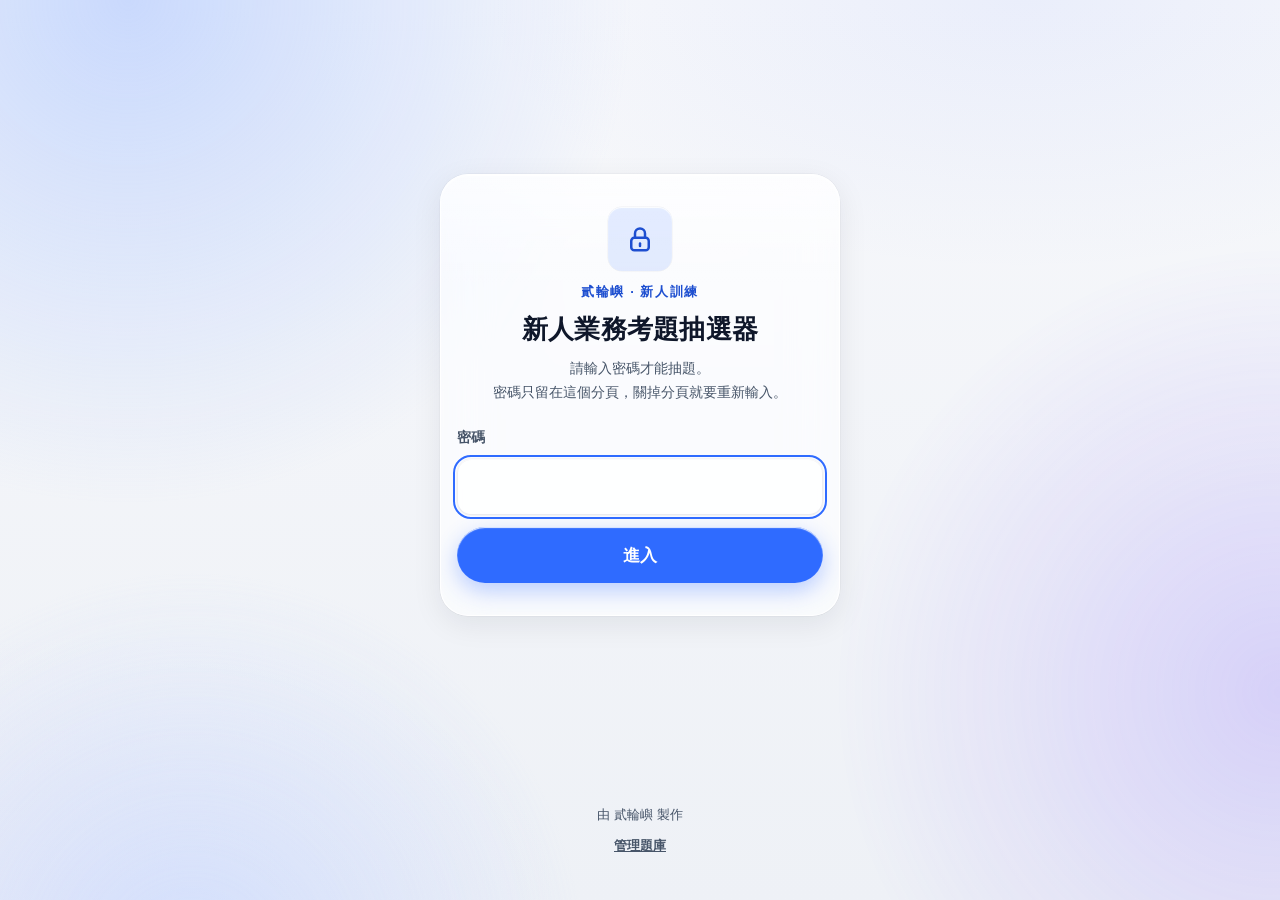
<file: index.html>
<!DOCTYPE html>
<html lang="zh-Hant">
<head>
<meta charset="UTF-8">
<meta name="viewport" content="width=device-width, initial-scale=1">
<title>新人業務考題抽選器</title>
<link rel="stylesheet" href="tokens.css">
<style>
  /* 只使用 tokens.css 的變數，不自訂新色 */
  svg{width:22px;height:22px;flex:none;fill:none;stroke:currentColor;stroke-width:2;stroke-linecap:round;stroke-linejoin:round}

  /* ===== 背景 mesh 光暈（用公版色階，緩慢漂移） ===== */
  .mesh{position:fixed;inset:0;overflow:hidden;pointer-events:none;z-index:0}
  .orb{position:absolute;border-radius:50%;opacity:.5;will-change:transform}
  .orb.o1{width:90vmax;height:90vmax;left:-35vmax;top:-45vmax;background:radial-gradient(circle,var(--seq-2) 0%,transparent 62%);animation:drift 14s var(--ease) infinite alternate}
  .orb.o2{width:80vmax;height:80vmax;right:-40vmax;top:20vh;background:radial-gradient(circle,var(--cat-2) 0%,transparent 62%);opacity:.22;animation:drift 18s var(--ease) infinite alternate-reverse}
  .orb.o3{width:70vmax;height:70vmax;left:-20vmax;bottom:-40vmax;background:radial-gradient(circle,var(--seq-1) 0%,transparent 62%);opacity:.7;animation:drift 16s var(--ease) infinite alternate}
  @keyframes drift{from{transform:translate3d(0,0,0)}to{transform:translate3d(6vmax,4vmax,0)}}

  .page{position:relative;z-index:1;max-width:620px;margin:0 auto;padding:var(--sp-6) var(--sp-4) var(--sp-8);min-height:100vh;display:flex;flex-direction:column;gap:var(--sp-4)}
  [hidden]{display:none!important}

  /* ===== 通用按鈕 ===== */
  .btn{font-family:var(--font);font-weight:600;border:none;cursor:pointer;display:inline-flex;align-items:center;justify-content:center;gap:var(--sp-2);
    border-radius:var(--r-pill);min-height:48px;transition:transform var(--dur-micro) var(--ease),box-shadow var(--dur-micro) var(--ease),background var(--dur-micro) var(--ease)}
  .btn:active:not([disabled]){transform:scale(.97)}
  .btn:focus-visible,.chip:focus-visible,.link-btn:focus-visible,input:focus-visible{outline:2px solid var(--accent);outline-offset:2px}
  .btn-primary{width:100%;min-height:60px;font-size:19px;padding:var(--sp-3) var(--sp-8);color:#fff;background:var(--accent);box-shadow:0 8px 22px rgba(47,107,255,.32),var(--specular)}
  .btn-primary[disabled]{background:var(--track);color:var(--ink-2);box-shadow:none;cursor:not-allowed}
  .btn-glass{background:var(--glass-bg-strong);color:var(--ink);box-shadow:var(--specular),var(--hairline);font-size:15px;padding:var(--sp-2) var(--sp-4)}
  @media (hover:hover){
    .btn-primary:hover:not([disabled]){background:var(--accent-deep)}
    .btn-glass:hover{box-shadow:var(--specular),var(--hairline),var(--shadow)}
  }
  #drawIcon{display:inline-flex}
  #drawIcon:empty{display:none}
  .spin{width:20px;height:20px;border-radius:50%;border:2.5px solid currentColor;border-right-color:transparent;animation:spin .8s linear infinite}
  @keyframes spin{to{transform:rotate(360deg)}}

  /* ===== 登入 ===== */
  #loginView{flex:1;display:flex;align-items:center;justify-content:center;padding:var(--sp-8) 0}
  .login-card{width:100%;max-width:400px;padding:var(--sp-8) var(--sp-4);display:flex;flex-direction:column;align-items:center;text-align:center;gap:var(--sp-3);animation:rise var(--dur-in) var(--ease) both}
  .lock{width:64px;height:64px;border-radius:var(--r-ctrl);display:flex;align-items:center;justify-content:center;color:var(--accent-deep);background:var(--accent-soft);box-shadow:var(--specular),var(--hairline)}
  .lock svg{width:30px;height:30px}
  .eyebrow{font-size:13px;font-weight:600;letter-spacing:.12em;color:var(--accent-deep)}
  .login-card h1{font-size:26px;line-height:1.25;font-weight:700;letter-spacing:.01em}
  .hint{color:var(--ink-2);font-size:14px;line-height:1.7}
  .hint span{display:block;text-wrap:balance}
  #loginForm{width:100%;display:flex;flex-direction:column;gap:var(--sp-3);margin-top:var(--sp-3);text-align:left}
  #loginForm label{font-size:14px;font-weight:600;color:var(--ink-2)}
  #pwInput{font-family:var(--font);font-size:18px;color:var(--ink);width:100%;min-height:56px;padding:var(--sp-3) var(--sp-4);background:var(--glass-bg-strong);border:none;border-radius:var(--r-ctrl);box-shadow:var(--specular),var(--hairline),inset 0 0 0 1px var(--ink-line)}
  #pwInput.bad{box-shadow:var(--specular),inset 0 0 0 1.5px var(--danger);animation:shake .4s var(--ease)}
  #loginBtn{min-height:56px;font-size:17px}
  @keyframes shake{20%{transform:translateX(-6px)}40%{transform:translateX(5px)}60%{transform:translateX(-3px)}80%{transform:translateX(2px)}}
  .msg-bar{display:flex;align-items:center;gap:var(--sp-2);padding:var(--sp-2) var(--sp-3);border-radius:var(--r-sm);background:var(--danger-soft);color:var(--ink);font-size:14px;font-weight:600;line-height:1.5}
  .msg-bar svg{width:18px;height:18px;color:var(--danger)}

  /* ===== 抽題頁頁首 ===== */
  .app-head{display:flex;flex-direction:column;gap:var(--sp-1);padding:var(--sp-4) var(--sp-1) var(--sp-1);animation:rise var(--dur-in) var(--ease) both}
  .app-head h1{font-size:30px;line-height:1.2;font-weight:700;letter-spacing:.01em}
  #appView{display:flex;flex-direction:column;gap:var(--sp-4)}

  .card{padding:var(--sp-4);display:flex;flex-direction:column;gap:var(--sp-2)}
  .picker-head{display:flex;align-items:center;justify-content:space-between;gap:var(--sp-3);padding:0 var(--sp-1)}
  .picker-head .ttl{font-size:16px;font-weight:700}
  .link-btn{font-family:var(--font);font-size:14px;font-weight:600;color:var(--accent-deep);background:none;border:none;cursor:pointer;padding:var(--sp-2) var(--sp-3);border-radius:var(--r-pill);min-height:44px;min-width:44px}
  @media (hover:hover){.link-btn:hover:not([disabled]){background:var(--accent-soft)}}
  .link-btn[disabled]{color:var(--ink-2);opacity:.5;cursor:not-allowed}

  /* ===== 分類按鈕 ===== */
  .chips{display:grid;grid-template-columns:repeat(2,1fr);gap:var(--sp-3)}
  .chips .chip:last-child:nth-child(odd){grid-column:1/-1}
  @media (min-width:560px){.chips{grid-template-columns:repeat(3,1fr)}.chips .chip:last-child:nth-child(odd){grid-column:auto}}
  /* 兩欄時落單的最後一顆：改成橫向排列，避免右邊一大塊空白 */
  @media (max-width:559px){
    .chips .chip:last-child:nth-child(odd){display:grid;grid-template-columns:36px 1fr 24px;grid-template-areas:"ico name tick" "ico num tick" "bar bar bar";column-gap:var(--sp-3);align-items:center;min-height:0}
    .chips .chip:last-child:nth-child(odd) .chip-top{display:contents}
    .chips .chip:last-child:nth-child(odd) .ico{grid-area:ico}
    .chips .chip:last-child:nth-child(odd) .tick{grid-area:tick}
    .chips .chip:last-child:nth-child(odd) .cname{grid-area:name}
    .chips .chip:last-child:nth-child(odd) .cnum{grid-area:num}
    .chips .chip:last-child:nth-child(odd) .bar{grid-area:bar;margin-top:var(--sp-2)}
  }
  .chip{font-family:var(--font);text-align:left;cursor:pointer;position:relative;display:flex;flex-direction:column;gap:var(--sp-1);min-height:112px;padding:var(--sp-3) var(--sp-4);
    color:var(--ink);background:var(--glass-bg-strong);border:none;border-radius:var(--r-ctrl);box-shadow:var(--specular),var(--hairline);
    transition:transform var(--dur-micro) var(--ease),box-shadow var(--dur-micro) var(--ease),background var(--dur-micro) var(--ease)}
  .chip:active{transform:scale(.97)}
  @media (hover:hover){.chip:hover{box-shadow:var(--specular),var(--hairline),var(--shadow)}}
  .chip-top{display:flex;align-items:center;justify-content:space-between;margin-bottom:var(--sp-1)}
  .ico{width:36px;height:36px;border-radius:var(--r-sm);display:flex;align-items:center;justify-content:center;color:var(--ink-2);background:var(--skeleton-base);transition:background var(--dur-micro) var(--ease),color var(--dur-micro) var(--ease)}
  .ico svg{width:20px;height:20px}
  .tick{width:24px;height:24px;border-radius:50%;display:flex;align-items:center;justify-content:center;color:#fff;background:var(--accent);transform:scale(0);opacity:0;transition:transform var(--dur-micro) var(--ease),opacity var(--dur-micro) var(--ease)}
  .tick svg{width:14px;height:14px;stroke-width:3}
  .cname{font-size:17px;font-weight:700}
  .cnum{font-size:13px;color:var(--ink-2);font-family:var(--mono)}
  .bar{height:5px;border-radius:var(--r-pill);background:var(--track);overflow:hidden;margin-top:var(--sp-1)}
  .bar i{display:block;height:100%;border-radius:inherit;background:var(--accent);transition:width var(--dur-in) var(--ease)}
  .chip[aria-pressed="true"]{background:var(--accent-soft);box-shadow:inset 0 0 0 2px var(--accent),var(--specular)}
  .chip[aria-pressed="true"] .ico{background:var(--accent);color:#fff}
  .chip[aria-pressed="true"] .tick{transform:scale(1);opacity:1}
  .chip[aria-pressed="true"] .cname{color:var(--accent-deep)}
  .chip[aria-pressed="true"] .cnum{color:var(--ink)}
  .chip.pop{animation:pop .4s var(--ease)}
  @keyframes pop{0%{transform:scale(.94)}55%{transform:scale(1.035)}100%{transform:scale(1)}}

  /* 載入骨架 */
  .skel{min-height:112px;border-radius:var(--r-ctrl);background:linear-gradient(90deg,var(--skeleton-base),var(--skeleton-sheen),var(--skeleton-base));background-size:200% 100%;animation:sheen 1.4s linear infinite}
  .chips .skel:last-child:nth-child(odd){grid-column:1/-1}
  @media (min-width:560px){.chips .skel:last-child:nth-child(odd){grid-column:auto}}
  @keyframes sheen{from{background-position:200% 0}to{background-position:-200% 0}}

  /* 錯誤與重試 */
  .error{display:flex;flex-direction:column;align-items:center;gap:var(--sp-3);text-align:center;color:var(--ink);background:var(--danger-soft);border-radius:var(--r-ctrl);padding:var(--sp-6) var(--sp-4);font-size:15px;line-height:1.7;box-shadow:inset 0 0 0 1px var(--danger-soft)}
  .error .eico{width:44px;height:44px;border-radius:50%;display:flex;align-items:center;justify-content:center;color:var(--danger);background:var(--glass-bg-strong);box-shadow:var(--specular),var(--hairline)}
  .error .etitle{font-size:17px;font-weight:700}
  .empty{color:var(--ink-2);font-size:16px;line-height:1.7;text-align:center;grid-column:1/-1}

  /* ===== 抽題區 ===== */
  .draw-zone{display:flex;flex-direction:column;gap:var(--sp-2);align-items:stretch}
  .sel-count{text-align:center;font-size:15px;color:var(--ink-2);min-height:22px}
  .sel-count b{font-family:var(--mono);font-size:17px;color:var(--accent-deep);font-weight:700;padding:0 2px}

  /* ===== 題組卡 ===== */
  .results{display:flex;flex-direction:column;gap:var(--sp-4)}
  .q-card{padding:var(--sp-4);display:flex;flex-direction:column;gap:var(--sp-4);animation:rise var(--dur-in) var(--ease) both}
  @keyframes rise{from{opacity:0;transform:translateY(18px)}to{opacity:1;transform:none}}
  .notice{display:flex;align-items:center;justify-content:center;gap:var(--sp-2);background:var(--warning-soft);color:var(--ink);font-weight:600;font-size:14px;padding:var(--sp-2) var(--sp-3);border-radius:var(--r-sm)}
  .notice svg{width:18px;height:18px;color:var(--warning)}
  .tag{background:var(--accent-soft);color:var(--accent-deep);font-weight:700;font-size:13px;letter-spacing:.04em;padding:var(--sp-1) var(--sp-3);border-radius:var(--r-pill)}

  /* 卡片標題區：代號徽章＋題組名稱＋分類標籤 */
  .q-head{display:flex;align-items:center;gap:var(--sp-4)}
  .code-badge{width:64px;height:64px;flex:none;border-radius:var(--r-ctrl);display:flex;align-items:center;justify-content:center;font-size:32px;font-weight:800;line-height:1;color:var(--accent-deep);background:var(--accent-soft);box-shadow:var(--specular),var(--hairline),inset 0 0 0 1px var(--accent-soft)}
  .q-title{flex:1;min-width:0;display:flex;flex-direction:column;align-items:flex-start;gap:var(--sp-2)}
  .q-title h2{font-size:22px;line-height:1.3;font-weight:700;word-break:break-word}

  /* 步驟區（手機：每步驟一塊直式卡片） */
  .steps{display:flex;flex-direction:column;gap:var(--sp-3)}
  .steps-head{display:none}
  .step{display:grid;grid-template-columns:32px minmax(0,1fr);column-gap:var(--sp-3);align-items:start;padding:var(--sp-3);background:var(--glass-bg-strong);border-radius:var(--r-ctrl);box-shadow:var(--specular),var(--hairline)}
  .num{width:32px;height:32px;border-radius:50%;display:flex;align-items:center;justify-content:center;font-family:var(--mono);font-size:15px;font-weight:700;color:var(--accent-deep);background:var(--accent-soft)}
  .cell-body{display:flex;flex-direction:column;gap:var(--sp-2);min-width:0}
  .act{font-size:17px;line-height:1.65;font-weight:500;word-break:break-word;white-space:pre-wrap;padding-top:2px}
  .pt{display:flex;align-items:flex-start;gap:var(--sp-2);font-size:15px;line-height:1.6;color:var(--ink-2);word-break:break-word}
  .pt-label{flex:none;font-size:12px;font-weight:700;letter-spacing:.04em;color:var(--accent-deep);background:var(--accent-soft);padding:2px var(--sp-2);border-radius:var(--r-pill);margin-top:2px}
  .step .cell-act,.step .cell-pt{display:contents}
  .step .cell-num{grid-row:1/3}
  .step .cell-body{grid-column:2}

  .copy-row{display:flex;justify-content:flex-end}
  .copy-row .btn{min-height:44px}
  .btn-done{background:var(--success-soft);color:var(--ink)}
  .btn-done svg{color:var(--success)}

  /* 寬螢幕：三欄表格「步驟｜考官操作｜考點」 */
  @media (min-width:640px){
    .steps{gap:0;border-radius:var(--r-ctrl);background:var(--glass-bg-strong);box-shadow:var(--specular),var(--hairline);overflow:hidden}
    .steps-head,.step{display:grid;grid-template-columns:64px minmax(0,1.3fr) minmax(0,1fr);column-gap:var(--sp-3);align-items:start;padding:var(--sp-3) var(--sp-4)}
    .steps-head{background:var(--skeleton-base);font-size:13px;font-weight:700;color:var(--ink-2);letter-spacing:.08em;align-items:center}
    .steps-head .h-num{text-align:center}
    .step{background:none;box-shadow:none;border-radius:0;border-top:1px solid var(--ink-line)}
    .step .cell-body{display:contents}
    .step .cell-num{grid-row:auto;display:flex;justify-content:center}
    .step .act{grid-column:2;padding-top:4px}
    .step .pt{grid-column:3;color:var(--ink-2);padding-top:4px}
    .pt-label{display:none}
    .q-title h2{font-size:26px}
  }

  footer{margin-top:auto;text-align:center;color:var(--ink-2);font-size:13px;padding-top:var(--sp-6)}
  footer .link-btn{color:var(--ink-2);font-size:13px;text-decoration:underline;display:inline-flex;align-items:center}
  @media (max-width:400px){.app-head h1{font-size:26px}.act{font-size:16px}.q-title h2{font-size:20px}.code-badge{width:56px;height:56px;font-size:28px}}
  @media (prefers-reduced-motion:reduce){.orb{animation:none}}
</style>
</head>
<body>
<div class="mesh" aria-hidden="true"><div class="orb o1"></div><div class="orb o2"></div><div class="orb o3"></div></div>

<main class="page">

  <!-- 登入關卡：登入成功前，下面的抽題畫面（appView）一律隱藏 -->
  <section id="loginView" hidden>
    <div class="login-card glass">
      <div class="lock"><svg viewBox="0 0 24 24" aria-hidden="true"><rect x="5" y="11" width="14" height="10" rx="2.5"/><path d="M8 11V7.5a4 4 0 0 1 8 0V11"/><path d="M12 15.5v2"/></svg></div>
      <div class="eyebrow">貳輪嶼 · 新人訓練</div>
      <h1>新人業務考題抽選器</h1>
      <p class="hint"><span>請輸入密碼才能抽題。</span><span>密碼只留在這個分頁，<wbr>關掉分頁就要重新輸入。</span></p>
      <form id="loginForm" autocomplete="off">
        <label for="pwInput">密碼</label>
        <input type="password" id="pwInput" autocomplete="off" aria-describedby="loginMsg">
        <div id="loginMsg" class="msg-bar" role="alert" hidden>
          <svg viewBox="0 0 24 24" aria-hidden="true"><circle cx="12" cy="12" r="9"/><path d="M12 7.5v5.5"/><path d="M12 16.5h.01"/></svg>
          <span id="loginMsgText"></span>
        </div>
        <button class="btn btn-primary" id="loginBtn" type="submit">進入</button>
      </form>
    </div>
  </section>

  <!-- 抽題頁 -->
  <div id="appView" hidden>
    <header class="app-head">
      <span class="eyebrow">貳輪嶼 · 新人訓練</span>
      <h1>新人業務考題抽選器</h1>
    </header>

    <section class="card glass" aria-label="選擇分類">
      <div class="picker-head">
        <span class="ttl">選擇要考的分類</span>
        <span>
          <button class="link-btn" id="allBtn" type="button" disabled>全選</button>
          <button class="link-btn" id="noneBtn" type="button" disabled>全不選</button>
        </span>
      </div>
      <div id="chips" class="chips" aria-busy="true"></div>
      <div id="loadError" class="error" role="alert" hidden>
        <span class="eico"><svg viewBox="0 0 24 24" aria-hidden="true"><path d="M2 8.8a15 15 0 0 1 20 0"/><path d="M5.5 12.4a10 10 0 0 1 13 0"/><path d="M9 16a5 5 0 0 1 6 0"/><path d="M12 19.5h.01"/><path d="M3 3l18 18"/></svg></span>
        <span class="etitle">載入不到分類</span>
        <span id="loadErrorText"></span>
        <button class="btn btn-glass" id="retryBtn" type="button">重試</button>
      </div>
    </section>

    <div class="draw-zone">
      <div class="sel-count" id="selCount" aria-live="polite"></div>
      <button class="btn btn-primary" id="drawBtn" type="button" disabled>
        <span id="drawIcon"></span>
        <span id="drawLabel">載入中…</span>
      </button>
    </div>

    <div id="drawError" class="error" role="alert" hidden>
      <span class="eico"><svg viewBox="0 0 24 24" aria-hidden="true"><circle cx="12" cy="12" r="9"/><path d="M12 7.5v5.5"/><path d="M12 16.5h.01"/></svg></span>
      <span class="etitle">抽題失敗</span>
      <span id="drawErrorText"></span>
      <button class="btn btn-glass" id="drawRetryBtn" type="button">重試</button>
    </div>

    <div id="results" class="results" aria-live="polite"></div>
  </div>

  <footer>
    由 貳輪嶼 製作<br>
    <a class="link-btn" href="admin.html">管理題庫</a>
  </footer>
</main>

<script src="js/api.js"></script>
<script>
(function () {
  var $ = function (id) { return document.getElementById(id); };
  var categories = [];      // 雲端回傳的分類清單 [{category,total,remaining}]
  var selected = {};        // 已勾選的分類名稱
  var chipRefs = {};        // 分類按鈕的元素參照（原地更新用）
  var drawing = false;      // 抽題進行中（防連點）
  var loaded = false;       // 分類是否載入成功
  var PW_KEY = 'quiz_pw';   // 與管理頁共用的 sessionStorage 鍵
  var pw = null;            // 目前密碼（sessionStorage 不可用時只活在這個變數）

  function readPw() { try { return sessionStorage.getItem(PW_KEY); } catch (e) { return null; } }
  function savePw(v) { try { sessionStorage.setItem(PW_KEY, v); } catch (e) { /* 不可用就只留記憶體 */ } }
  function clearPw() { try { sessionStorage.removeItem(PW_KEY); } catch (e) {} }

  /* ===== SVG 圖示（viewBox 24x24、線條粗細統一由 CSS 控制）；分類圖示依名稱查表，查不到用通用圖示 ===== */
  var ICONS = {
    '基礎': '<path d="M4 5a2 2 0 0 1 2-2h13v16H6a2 2 0 0 0-2 2V5z"/><path d="M4 19a2 2 0 0 1 2-2h13"/>',
    '進階': '<path d="M3 17l6-6 4 4 8-8"/><path d="M15 7h6v6"/>',
    '綜合': '<path d="M12 3l9 5-9 5-9-5 9-5z"/><path d="M3 12.5l9 5 9-5"/><path d="M3 16.5l9 5 9-5"/>',
    '詢價': '<path d="M20.6 13.4l-7.2 7.2a2 2 0 0 1-2.8 0L3 13V3h10l7.6 7.6a2 2 0 0 1 0 2.8z"/><path d="M7.5 7.5h.01"/>',
    '殺價': '<path d="M19 5L5 19"/><circle cx="6.5" cy="6.5" r="2.5"/><circle cx="17.5" cy="17.5" r="2.5"/>',
    '客訴': '<path d="M21 12a8 8 0 0 1-11.6 7.1L4 20.5l1.4-4.6A8 8 0 1 1 21 12z"/><path d="M12 8v4"/><path d="M12 15.5h.01"/>',
    '交車': '<circle cx="7.5" cy="15.5" r="4"/><path d="M10.4 12.6L20 3"/><path d="M16 7l3 3"/><path d="M13.5 9.5l2 2"/>',
    '售後': '<path d="M14.7 6.3a1 1 0 0 0 0 1.4l1.6 1.6a1 1 0 0 0 1.4 0l3.8-3.8a6 6 0 0 1-7.9 7.9l-6.9 6.9a2.1 2.1 0 0 1-3-3l6.9-6.9a6 6 0 0 1 7.9-7.9l-3.8 3.8z"/>'
  };
  var FALLBACK_ICON = '<circle cx="12" cy="12" r="8"/><path d="M12 8v4l3 2"/>';
  function svg(inner) { return '<svg viewBox="0 0 24 24" aria-hidden="true">' + inner + '</svg>'; }
  function iconFor(name) { return Object.prototype.hasOwnProperty.call(ICONS, name) ? ICONS[name] : FALLBACK_ICON; }
  var CHECK = svg('<path d="M5 12.5l4.5 4.5L19 7.5"/>');
  var DICE = svg('<rect x="3.5" y="3.5" width="17" height="17" rx="4"/><path d="M8.5 8.5h.01M15.5 8.5h.01M12 12h.01M8.5 15.5h.01M15.5 15.5h.01"/>');
  var REFRESH = svg('<path d="M20 11a8 8 0 0 0-14.4-4.2L4 9"/><path d="M4 4v5h5"/><path d="M4 13a8 8 0 0 0 14.4 4.2L20 15"/><path d="M20 20v-5h-5"/>');
  var COPY = svg('<rect x="9" y="9" width="12" height="12" rx="2"/><path d="M5 15V5a2 2 0 0 1 2-2h8"/>');

  function showLogin(msg) {
    pw = null; clearPw();
    categories = []; selected = {}; chipRefs = {}; loaded = false; drawing = false;
    $('results').innerHTML = ''; $('chips').innerHTML = ''; $('drawError').hidden = true; $('loadError').hidden = true;
    $('appView').hidden = true; $('loginView').hidden = false;
    $('pwInput').value = ''; setLoginMsg(msg || '');
    $('loginBtn').disabled = false;
    $('pwInput').focus();
  }
  function showApp() { $('loginView').hidden = true; $('appView').hidden = false; }
  function setLoginMsg(t) {
    $('loginMsgText').textContent = t || '';
    $('loginMsg').hidden = !t;
    $('pwInput').classList.toggle('bad', !!t);
  }
  function errText(e, what) {
    var m = e && e.message ? e.message : '';
    return what + '失敗，請檢查網路後按「重試」。' + (m ? '（' + m + '）' : '');
  }
  function selectedList() {
    // 依畫面上分類順序回傳已勾選者
    return categories.filter(function (c) { return selected[c.category]; }).map(function (c) { return c.category; });
  }

  function updateDrawBtn() {
    var n = selectedList().length, btn = $('drawBtn');
    $('allBtn').disabled = $('noneBtn').disabled = !loaded || !categories.length || drawing;
    if (!loaded && !$('loadError').hidden) { btn.disabled = true; $('drawIcon').innerHTML = ''; $('drawLabel').textContent = '請先重試載入分類'; $('selCount').textContent = ''; return; }
    if (!loaded) { btn.disabled = true; $('drawIcon').innerHTML = '<span class="spin"></span>'; $('drawLabel').textContent = '載入中…'; $('selCount').textContent = ''; return; }
    var cnt = $('selCount'); cnt.textContent = '';
    if (n === 0) cnt.textContent = '尚未選擇分類';
    else { cnt.appendChild(document.createTextNode('已選')); var b = document.createElement('b'); b.textContent = n; cnt.appendChild(b); cnt.appendChild(document.createTextNode('個分類')); }
    if (drawing) { btn.disabled = true; $('drawIcon').innerHTML = '<span class="spin"></span>'; $('drawLabel').textContent = '抽題中…'; return; }
    btn.disabled = n === 0;
    $('drawIcon').innerHTML = n === 0 ? '' : DICE;
    $('drawLabel').textContent = n === 0 ? '請先選分類' : '抽 ' + n + ' 題';
  }

  /* ===== 分類按鈕：建一次，之後原地更新（進度條才有過場）；雲端資料一律 textContent ===== */
  function buildChips() {
    var box = $('chips'); box.innerHTML = ''; chipRefs = {};
    categories.forEach(function (c) {
      var b = document.createElement('button'); b.type = 'button'; b.className = 'chip';
      b.setAttribute('aria-pressed', selected[c.category] ? 'true' : 'false');
      var top = document.createElement('span'); top.className = 'chip-top';
      var ico = document.createElement('span'); ico.className = 'ico'; ico.innerHTML = svg(iconFor(c.category));
      var tick = document.createElement('span'); tick.className = 'tick'; tick.innerHTML = CHECK;
      top.appendChild(ico); top.appendChild(tick);
      var name = document.createElement('span'); name.className = 'cname'; name.textContent = c.category;
      var num = document.createElement('span'); num.className = 'cnum';
      var bar = document.createElement('span'); bar.className = 'bar'; var fill = document.createElement('i'); bar.appendChild(fill);
      b.appendChild(top); b.appendChild(name); b.appendChild(num); b.appendChild(bar);
      b.addEventListener('click', function () {
        selected[c.category] = !selected[c.category];
        b.setAttribute('aria-pressed', selected[c.category] ? 'true' : 'false');
        if (selected[c.category]) { b.classList.remove('pop'); void b.offsetWidth; b.classList.add('pop'); }
        updateDrawBtn();
      });
      b.addEventListener('animationend', function () { b.classList.remove('pop'); });
      box.appendChild(b);
      chipRefs[c.category] = { num: num, fill: fill, btn: b };
    });
    if (!categories.length) {
      var e = document.createElement('div'); e.className = 'empty';
      e.textContent = '題庫還沒有任何題組，請先到「管理題庫」新增。'; box.appendChild(e);
    }
    refreshChips();
  }
  function refreshChips() {
    categories.forEach(function (c) {
      var r = chipRefs[c.category]; if (!r) return;
      r.num.textContent = '剩餘 ' + c.remaining + ' / ' + c.total + ' 題';
      r.fill.style.width = (c.total ? Math.round(c.remaining / c.total * 100) : 0) + '%';
    });
  }
  function showSkeleton() {
    var box = $('chips'); box.innerHTML = ''; box.setAttribute('aria-busy', 'true');
    for (var i = 0; i < 3; i++) { var s = document.createElement('div'); s.className = 'skel'; box.appendChild(s); }
  }

  // 載入分類；keepSelection=true 時（抽完刷新）保留勾選
  function loadCategories(keepSelection) {
    $('loadError').hidden = true;
    if (!keepSelection) { loaded = false; selected = {}; showSkeleton(); }
    updateDrawBtn();
    return Api.listCategories(pw).then(function (list) {
      var firstTime = !loaded;
      var oldNames = categories.map(function (c) { return c.category; }).join('\u0001');
      categories = Array.isArray(list) ? list : [];
      var namesChanged = oldNames !== categories.map(function (c) { return c.category; }).join('\u0001');
      var next = {}; categories.forEach(function (c) { if (selected[c.category]) next[c.category] = true; });
      selected = next; loaded = true;
      $('chips').setAttribute('aria-busy', 'false');
      // 分類名單有變（別台新增／改名／刪除）才整組重建，否則只更新數字
      if (firstTime || namesChanged) buildChips(); else refreshChips();
      updateDrawBtn();
    }).catch(function (e) {
      if (e && e.invalidPassword) { showLogin('密碼已失效，請重新登入'); return; }
      if (keepSelection) return; // 刷新失敗不打斷畫面，抽題結果仍已顯示
      $('chips').innerHTML = ''; $('chips').setAttribute('aria-busy', 'false');
      $('loadErrorText').textContent = errText(e, '載入分類');
      $('loadError').hidden = false; updateDrawBtn();
    });
  }

  // 抽題
  function draw() {
    var cats = selectedList();
    if (drawing || !cats.length) return;
    drawing = true; $('drawError').hidden = true; updateDrawBtn();
    Api.drawQuestions(pw, cats).then(function (rows) {
      rows = Array.isArray(rows) ? rows : [];
      renderResults(rows);
      // 以回傳值先更新剩餘數，再重新向雲端確認
      rows.forEach(function (r) {
        categories.forEach(function (c) { if (c.category === r.category) { c.remaining = r.remaining; c.total = r.total; } });
      });
      refreshChips();
      return loadCategories(true);
    }).catch(function (e) {
      if (e && e.invalidPassword) { showLogin('密碼已失效，請重新登入'); return; }
      $('drawErrorText').textContent = errText(e, '抽題');
      $('drawError').hidden = false;
    }).then(function () { drawing = false; updateDrawBtn(); });
  }

  /* ===== 題組卡：資料一律 textContent ===== */
  function mk(tag, cls, text) {
    var el = document.createElement(tag); if (cls) el.className = cls;
    if (text !== undefined) el.textContent = text; return el;
  }
  function pointText(p) { return (typeof p === 'string' && p) ? p : '—'; }
  // 雲端回傳的 steps 若不是陣列、元素缺欄位，容錯成空陣列／空字串
  function safeSteps(r) {
    return (Array.isArray(r.steps) ? r.steps : []).map(function (s) {
      return { action: s && typeof s.action === 'string' ? s.action : '', point: s && typeof s.point === 'string' ? s.point : '' };
    });
  }
  function codeOf(r) { return r.code ? String(r.code) : ''; }

  function renderResults(rows) {
    var box = $('results'); box.innerHTML = '';
    rows.forEach(function (r, i) {
      var card = mk('section', 'glass q-card');
      card.style.animationDelay = (i * 90) + 'ms';
      card.setAttribute('aria-label', '題組 ' + codeOf(r) + '：' + (r.title || ''));
      if (r.new_round) {
        var n = mk('div', 'notice'); n.innerHTML = REFRESH;
        n.appendChild(mk('span', '', '此分類已開始新的一輪')); card.appendChild(n);
      }
      // 標題區：代號徽章＋題組名稱＋分類標籤
      var head = mk('div', 'q-head');
      if (codeOf(r)) head.appendChild(mk('div', 'code-badge', codeOf(r)));
      var ttl = mk('div', 'q-title');
      ttl.appendChild(mk('h2', '', r.title || '')); ttl.appendChild(mk('span', 'tag', r.category));
      head.appendChild(ttl); card.appendChild(head);

      // 步驟區：寬螢幕三欄表格、手機直式卡片（同一份結構，靠 CSS 切換）
      var steps = mk('div', 'steps'); steps.setAttribute('role', 'table'); steps.setAttribute('aria-label', '考試步驟');
      var sh = mk('div', 'steps-head'); sh.setAttribute('role', 'row');
      [['h-num', '步驟'], ['h-act', '考官操作'], ['h-pt', '考點']].forEach(function (h) {
        var c = mk('div', h[0], h[1]); c.setAttribute('role', 'columnheader'); sh.appendChild(c);
      });
      steps.appendChild(sh);
      var list = safeSteps(r);
      list.forEach(function (s, k) {
        var row = mk('div', 'step'); row.setAttribute('role', 'row');
        var cn = mk('div', 'cell-num'); cn.setAttribute('role', 'cell'); cn.appendChild(mk('span', 'num', String(k + 1)));
        var body = mk('div', 'cell-body');
        var ca = mk('div', 'act', s.action); ca.setAttribute('role', 'cell');
        var cp = mk('div', 'pt'); cp.setAttribute('role', 'cell');
        cp.appendChild(mk('span', 'pt-label', '考點')); cp.appendChild(mk('span', 'pt-text', pointText(s.point)));
        body.appendChild(ca); body.appendChild(cp);
        row.appendChild(cn); row.appendChild(body); steps.appendChild(row);
      });
      card.appendChild(steps);

      var crow = mk('div', 'copy-row');
      var btn = mk('button', 'btn btn-glass'); btn.type = 'button';
      btn.innerHTML = COPY + '<span class="lbl">複製題組</span>';
      btn.addEventListener('click', function () { copyText(btn, groupText(r)); });
      crow.appendChild(btn); card.appendChild(crow);
      box.appendChild(card);
    });
    if (rows.length) box.firstChild.scrollIntoView({ behavior: window.matchMedia('(prefers-reduced-motion: reduce)').matches ? 'auto' : 'smooth', block: 'nearest' });
  }

  /* ===== 複製純文字：第一行題組標題，之後每步驟兩行 ===== */
  function groupText(r) {
    var lines = ['【題組' + (codeOf(r) ? ' ' + codeOf(r) : '') + '｜' + r.category + '】' + (r.title || '')];
    safeSteps(r).forEach(function (s, k) {
      lines.push((k + 1) + '. 考官操作：' + s.action);
      lines.push('   考點：' + pointText(s.point));
    });
    return lines.join('\n');
  }
  function copyFallback(text) {
    var ta = document.createElement('textarea');
    ta.value = text; ta.setAttribute('readonly', '');
    ta.style.position = 'fixed'; ta.style.top = '0'; ta.style.opacity = '0';
    document.body.appendChild(ta); ta.select(); ta.setSelectionRange(0, text.length);
    var ok = false; try { ok = document.execCommand('copy'); } catch (e) {}
    document.body.removeChild(ta); return ok;
  }
  function copyDone(btn, ok) {
    var lbl = btn.querySelector('.lbl');
    lbl.textContent = ok ? '已複製' : '複製失敗，請長按文字手動複製';
    btn.classList.toggle('btn-done', ok);
    btn.querySelector('svg').outerHTML = ok ? CHECK : COPY;
    clearTimeout(btn._t);
    btn._t = setTimeout(function () { lbl.textContent = '複製題組'; btn.classList.remove('btn-done'); btn.querySelector('svg').outerHTML = COPY; }, 2000);
  }
  function copyText(btn, text) {
    if (navigator.clipboard && window.isSecureContext) {
      navigator.clipboard.writeText(text).then(function () { copyDone(btn, true); }, function () { copyDone(btn, copyFallback(text)); });
    } else copyDone(btn, copyFallback(text));
  }

  function setAll(on) {
    categories.forEach(function (c) {
      selected[c.category] = on;
      var r = chipRefs[c.category]; if (r) r.btn.setAttribute('aria-pressed', on ? 'true' : 'false');
    });
    updateDrawBtn();
  }

  $('drawBtn').addEventListener('click', draw);
  $('drawRetryBtn').addEventListener('click', draw);
  $('retryBtn').addEventListener('click', function () { loadCategories(false); });
  $('allBtn').addEventListener('click', function () { setAll(true); });
  $('noneBtn').addEventListener('click', function () { setAll(false); });
  $('pwInput').addEventListener('input', function () { if (!$('loginMsg').hidden) setLoginMsg(''); });

  // 登入送出：用 listCategories 驗證密碼
  $('loginForm').addEventListener('submit', function (ev) {
    ev.preventDefault();
    var typed = $('pwInput').value;
    if (!typed) { setLoginMsg('請輸入密碼。'); return; }
    $('loginBtn').disabled = true; setLoginMsg('');
    Api.listCategories(typed).then(function () {
      pw = typed; savePw(typed); $('pwInput').value = ''; showApp(); return loadCategories(false);
    }).catch(function (e) {
      if (e && e.invalidPassword) { setLoginMsg('密碼不對'); $('pwInput').value = ''; $('pwInput').focus(); }
      else setLoginMsg('登入失敗，請檢查網路後再按「進入」重試。' + (e && e.message ? '（' + e.message + '）' : ''));
    }).then(function () { $('loginBtn').disabled = false; });
  });

  // 載入：有存密碼就直接驗證進入，否則顯示登入畫面
  var saved = readPw();
  if (saved) { pw = saved; showApp(); loadCategories(false); }
  else showLogin('');
})();
</script>
</body>
</html>
</file>
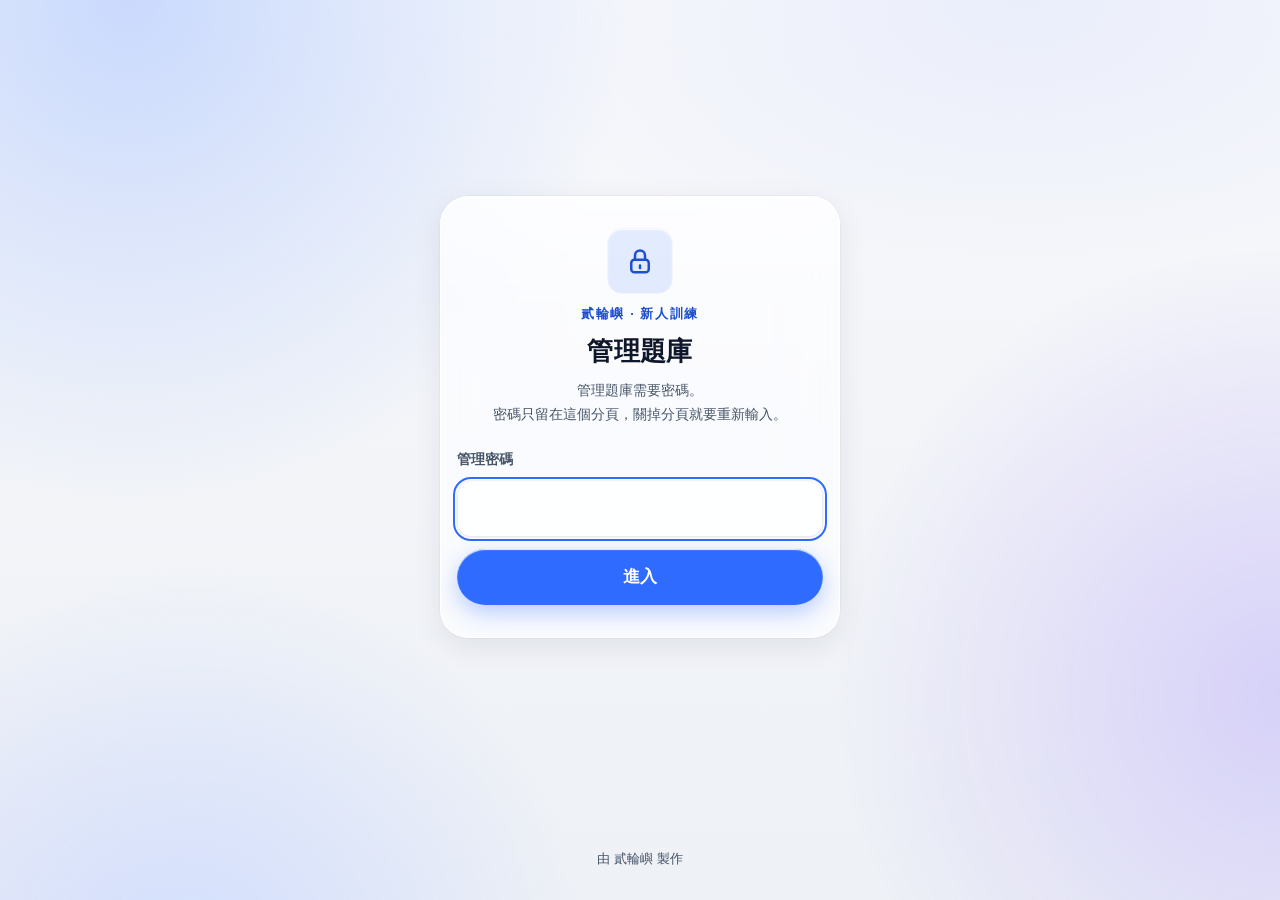
<file: admin.html>
<!DOCTYPE html>
<html lang="zh-Hant">
<head>
<meta charset="UTF-8">
<meta name="viewport" content="width=device-width, initial-scale=1">
<title>管理題庫｜新人業務考題抽選器</title>
<link rel="stylesheet" href="tokens.css">
<style>
  /* 只使用 tokens.css 的變數，不自訂新色、不重定義 :root；外觀語言沿用抽題頁樣品 */
  svg{width:22px;height:22px;flex:none;fill:none;stroke:currentColor;stroke-width:2;stroke-linecap:round;stroke-linejoin:round}
  [hidden]{display:none!important}

  /* ===== 背景 mesh 光暈 ===== */
  .mesh{position:fixed;inset:0;overflow:hidden;pointer-events:none;z-index:0}
  .orb{position:absolute;border-radius:50%;opacity:.5;will-change:transform}
  .orb.o1{width:90vmax;height:90vmax;left:-35vmax;top:-45vmax;background:radial-gradient(circle,var(--seq-2) 0%,transparent 62%);animation:drift 14s var(--ease) infinite alternate}
  .orb.o2{width:80vmax;height:80vmax;right:-40vmax;top:20vh;background:radial-gradient(circle,var(--cat-2) 0%,transparent 62%);opacity:.22;animation:drift 18s var(--ease) infinite alternate-reverse}
  .orb.o3{width:70vmax;height:70vmax;left:-20vmax;bottom:-40vmax;background:radial-gradient(circle,var(--seq-1) 0%,transparent 62%);opacity:.7;animation:drift 16s var(--ease) infinite alternate}
  @keyframes drift{from{transform:translate3d(0,0,0)}to{transform:translate3d(6vmax,4vmax,0)}}

  .page{position:relative;z-index:1;max-width:1080px;margin:0 auto;padding:var(--sp-6) var(--sp-4) var(--sp-8);min-height:100vh;display:flex;flex-direction:column;gap:var(--sp-4)}
  @keyframes rise{from{opacity:0;transform:translateY(18px)}to{opacity:1;transform:none}}

  /* ===== 按鈕 ===== */
  .btn{font-family:var(--font);font-weight:600;border:none;cursor:pointer;display:inline-flex;align-items:center;justify-content:center;gap:var(--sp-2);
    border-radius:var(--r-pill);min-height:44px;font-size:15px;padding:var(--sp-2) var(--sp-4);text-align:center;line-height:1.3;text-decoration:none;
    transition:transform var(--dur-micro) var(--ease),box-shadow var(--dur-micro) var(--ease),background var(--dur-micro) var(--ease),color var(--dur-micro) var(--ease)}
  .btn:active:not([disabled]){transform:scale(.97)}
  .btn:focus-visible,.link-btn:focus-visible,input:focus-visible,select:focus-visible,textarea:focus-visible,.x-btn:focus-visible,.ib:focus-visible,.chev-btn:focus-visible{outline:2px solid var(--accent);outline-offset:2px}
  .btn svg{width:18px;height:18px}
  .btn[disabled]{cursor:not-allowed;opacity:.55}
  .btn-primary{color:#fff;background:var(--accent);box-shadow:0 8px 22px rgba(47,107,255,.32),var(--specular)}
  .btn-primary[disabled]{background:var(--track);color:var(--ink-2);box-shadow:none;opacity:1}
  .btn-glass{background:var(--glass-bg-strong);color:var(--ink);box-shadow:var(--specular),var(--hairline)}
  .btn-warn{background:var(--warning-soft);color:var(--ink);box-shadow:var(--specular),inset 0 0 0 1px var(--warning-soft)}
  .btn-warn svg{color:var(--warning)}
  .btn-warn.armed{background:var(--warning);box-shadow:var(--specular)}
  .btn-warn.armed svg{color:var(--ink)}
  .btn-danger{background:var(--glass-bg-strong);color:var(--danger);box-shadow:var(--specular),inset 0 0 0 1px var(--danger-soft)}
  .btn-danger.armed{background:var(--danger);color:#fff;box-shadow:var(--specular)}
  .btn-sm{font-size:14px;padding:var(--sp-2) var(--sp-3)}
  /* 進行中：被鎖住的按鈕變灰，但正在執行的那顆維持原色並顯示轉圈 */
  .btn.is-busy[disabled]{opacity:1;cursor:progress}
  .btn-primary.is-busy[disabled]{background:var(--accent);color:#fff;box-shadow:0 8px 22px rgba(47,107,255,.32),var(--specular)}
  .spin{width:18px;height:18px;border-radius:50%;border:2.5px solid currentColor;border-right-color:transparent;animation:spin .8s linear infinite;flex:none}
  @keyframes spin{to{transform:rotate(360deg)}}
  @media (hover:hover){
    .btn-primary:hover:not([disabled]){background:var(--accent-deep)}
    .btn-glass:hover:not([disabled]),.btn-danger:hover:not([disabled]):not(.armed),.btn-warn:hover:not([disabled]):not(.armed){box-shadow:var(--specular),var(--hairline),var(--shadow)}
  }
  .link-btn{font-family:var(--font);font-size:14px;font-weight:600;color:var(--accent-deep);background:none;border:none;cursor:pointer;padding:var(--sp-2) var(--sp-3);border-radius:var(--r-pill);min-height:44px;min-width:44px;text-decoration:none;display:inline-flex;align-items:center;gap:var(--sp-1);
    transition:background var(--dur-micro) var(--ease)}
  .link-btn svg{width:18px;height:18px}
  @media (hover:hover){.link-btn:hover{background:var(--accent-soft)}}

  /* 小型圖示按鈕（上移／下移／刪除步驟、展開箭頭），觸控目標 44px */
  .ib,.chev-btn{flex:none;width:44px;height:44px;border:none;cursor:pointer;display:inline-flex;align-items:center;justify-content:center;border-radius:var(--r-ctrl);color:var(--ink);background:var(--glass-bg-strong);box-shadow:var(--specular),var(--hairline);
    transition:box-shadow var(--dur-micro) var(--ease),background var(--dur-micro) var(--ease),transform var(--dur-micro) var(--ease)}
  .ib svg,.chev-btn svg{width:18px;height:18px}
  .ib:active:not([disabled]){transform:scale(.94)}
  .ib[disabled]{cursor:not-allowed;opacity:.4}
  .ib.del{color:var(--danger)}
  .chev-btn{background:none;box-shadow:none;color:var(--ink-2)}
  .chev-btn svg{transition:transform var(--dur-micro) var(--ease)}
  .chev-btn[aria-expanded="true"] svg{transform:rotate(180deg)}
  @media (hover:hover){.ib:hover:not([disabled]){box-shadow:var(--specular),var(--hairline),var(--shadow)}.chev-btn:hover{background:var(--skeleton-base)}}

  /* ===== 登入（與抽題頁樣品相同） ===== */
  #loginView{flex:1;display:flex;align-items:center;justify-content:center;padding:var(--sp-8) 0}
  .login-card{width:100%;max-width:400px;padding:var(--sp-8) var(--sp-4);display:flex;flex-direction:column;align-items:center;text-align:center;gap:var(--sp-3);animation:rise var(--dur-in) var(--ease) both}
  .lock{width:64px;height:64px;border-radius:var(--r-ctrl);display:flex;align-items:center;justify-content:center;color:var(--accent-deep);background:var(--accent-soft);box-shadow:var(--specular),var(--hairline)}
  .lock svg{width:30px;height:30px}
  .eyebrow{font-size:13px;font-weight:600;letter-spacing:.12em;color:var(--accent-deep)}
  .login-card h1{font-size:26px;line-height:1.25;font-weight:700;letter-spacing:.01em}
  .hint{color:var(--ink-2);font-size:14px;line-height:1.7}
  .hint span{display:block;text-wrap:balance}
  #loginForm{width:100%;display:flex;flex-direction:column;gap:var(--sp-3);margin-top:var(--sp-3);text-align:left}
  label,.lab{font-size:14px;font-weight:600;color:var(--ink-2)}
  .input,input[type=password],input[type=text],select,textarea{font-family:var(--font);font-size:16px;color:var(--ink);width:100%;min-height:48px;padding:var(--sp-3) var(--sp-4);background:var(--glass-bg-strong);border:none;border-radius:var(--r-ctrl);box-shadow:var(--specular),var(--hairline),inset 0 0 0 1px var(--ink-line)}
  #pwInput{font-size:18px;min-height:56px}
  #pwInput.bad,.bad{box-shadow:var(--specular),inset 0 0 0 1.5px var(--danger)}
  #pwInput.bad{animation:shake .4s var(--ease)}
  #loginBtn{width:100%;min-height:56px;font-size:17px}
  @keyframes shake{20%{transform:translateX(-6px)}40%{transform:translateX(5px)}60%{transform:translateX(-3px)}80%{transform:translateX(2px)}}
  .msg-bar{display:flex;align-items:center;gap:var(--sp-2);padding:var(--sp-2) var(--sp-3);border-radius:var(--r-sm);background:var(--danger-soft);color:var(--ink);font-size:14px;font-weight:600;line-height:1.5}
  .msg-bar svg{width:18px;height:18px;color:var(--danger)}
  .msg-bar.warn{background:var(--warning-soft)}
  .msg-bar.warn svg{color:var(--warning)}

  /* ===== 頁首 ===== */
  #adminView{display:flex;flex-direction:column;gap:var(--sp-4)}
  .app-head{display:flex;flex-wrap:wrap;align-items:flex-end;justify-content:space-between;gap:var(--sp-2) var(--sp-4);padding:var(--sp-4) var(--sp-1) var(--sp-1);animation:rise var(--dur-in) var(--ease) both}
  .app-head .ttl{display:flex;flex-direction:column;gap:var(--sp-1)}
  .app-head h1{font-size:30px;line-height:1.2;font-weight:700;letter-spacing:.01em}
  .head-actions{display:flex;align-items:center;gap:var(--sp-1);margin-left:calc(var(--sp-3) * -1)}
  @media (min-width:560px){.head-actions{margin-left:0}}

  /* ===== 成功／失敗提示條 ===== */
  .toast{position:fixed;z-index:20;top:var(--sp-4);left:50%;width:min(calc(100vw - var(--sp-8)),480px);transform:translateX(-50%);
    display:flex;align-items:flex-start;gap:var(--sp-3);padding:var(--sp-3) var(--sp-4);border-radius:var(--r-ctrl);
    background:var(--glass-bg-strong);backdrop-filter:blur(var(--glass-blur)) saturate(var(--glass-sat));-webkit-backdrop-filter:blur(var(--glass-blur)) saturate(var(--glass-sat));
    box-shadow:var(--specular),var(--hairline),var(--shadow-lg);font-size:15px;font-weight:600;line-height:1.6;animation:toastIn var(--dur-micro) var(--ease) both}
  .toast .t-ico{width:28px;height:28px;border-radius:50%;display:flex;align-items:center;justify-content:center;margin-top:-1px}
  .toast .t-ico svg{width:16px;height:16px;stroke-width:3}
  .toast.ok .t-ico{background:var(--success-soft);color:var(--success)}
  .toast.err .t-ico{background:var(--danger-soft);color:var(--danger)}
  .toast .t-msg{flex:1;min-width:0;padding-top:2px;word-break:break-word}
  .x-btn{flex:none;width:44px;height:44px;margin:-8px -12px -8px 0;border:none;background:none;border-radius:50%;cursor:pointer;color:var(--ink-2);display:flex;align-items:center;justify-content:center}
  .x-btn svg{width:18px;height:18px}
  @media (hover:hover){.x-btn:hover{background:var(--skeleton-base)}}
  @keyframes toastIn{from{opacity:0;transform:translate(-50%,-12px)}to{opacity:1;transform:translate(-50%,0)}}

  /* ===== 統計小卡 ===== */
  .stats{display:grid;grid-template-columns:repeat(3,minmax(0,1fr));gap:var(--sp-3)}
  .stat{padding:var(--sp-3) var(--sp-3);display:flex;flex-direction:column;gap:var(--sp-1);animation:rise var(--dur-in) var(--ease) both}
  .stat:nth-child(2){animation-delay:80ms}.stat:nth-child(3){animation-delay:160ms}
  .stat .st{display:flex;flex-direction:column;gap:var(--sp-1);min-width:0}
  .stat .ico{width:32px;height:32px;margin-bottom:var(--sp-1)}
  .stat .ico svg{width:18px;height:18px}
  .stat .num{font-family:var(--mono);font-size:28px;line-height:1.1;font-weight:700;color:var(--ink)}
  .stat .lbl{font-size:13px;color:var(--ink-2);line-height:1.4}
  @media (min-width:560px){.stat{padding:var(--sp-4);flex-direction:row;align-items:center;gap:var(--sp-3)}.stat .ico{width:44px;height:44px;margin:0}.stat .ico svg{width:22px}.stat .num{font-size:32px}}
  .ico{width:36px;height:36px;border-radius:var(--r-sm);display:flex;align-items:center;justify-content:center;color:var(--ink-2);background:var(--skeleton-base);flex:none}
  .ico svg{width:20px;height:20px}
  .stat .ico{color:var(--accent-deep);background:var(--accent-soft)}

  /* ===== 版面：手機單欄，桌機兩欄（左列表、右表單固定） ===== */
  .layout{display:grid;gap:var(--sp-4);grid-template-columns:minmax(0,1fr);grid-template-areas:"tool" "form" "list"}
  .tool{grid-area:tool}.formcol{grid-area:form}.listcol{grid-area:list}
  @media (min-width:900px){
    .layout{grid-template-columns:minmax(0,1fr) 380px;grid-template-areas:"tool form" "list form";grid-template-rows:auto 1fr;gap:var(--sp-4) var(--sp-6)}
    /* 表單可能很長（最多 30 步）：固定在右欄，超出視窗就在欄內捲動；內縮 padding 抵銷後，陰影與焦點框才不會被裁掉 */
    .formcol{align-self:start;position:sticky;top:var(--sp-2);max-height:calc(100vh - var(--sp-4));overflow-y:auto;padding:var(--sp-2);margin:calc(var(--sp-2) * -1)}
    .only-mobile{display:none!important}
    .tool-row .btn{flex:0 0 auto}
  }
  @media (max-width:899px){.formcol[data-open="false"]{display:none}}

  /* ===== 工具列 ===== */
  .tool{padding:var(--sp-4);display:flex;flex-direction:column;gap:var(--sp-3)}
  .tool-row{display:flex;flex-wrap:wrap;gap:var(--sp-3)}
  .tool-row .btn{flex:1 1 150px}
  .tool-note{font-size:13px;color:var(--ink-2);line-height:1.6}
  .tool-note b{color:var(--ink)}

  /* ===== 分類群組 ===== */
  #listBox{display:flex;flex-direction:column;gap:var(--sp-4)}
  .group{padding:var(--sp-3);display:flex;flex-direction:column;gap:var(--sp-2)}
  .group.enter{animation:rise var(--dur-in) var(--ease) both}
  .g-head{display:flex;flex-wrap:wrap;align-items:center;gap:var(--sp-2) var(--sp-3)}
  .g-toggle{color:var(--ink);flex:1 1 220px;min-width:0;min-height:56px;display:flex;align-items:center;gap:var(--sp-3);padding:var(--sp-2) var(--sp-2)}
  .g-toggle .gname{font-size:17px;font-weight:700;word-break:break-word}
  .g-toggle .gmeta{font-size:13px;color:var(--ink-2);line-height:1.5}
  .g-toggle .gmeta b{font-family:var(--mono);font-weight:700;color:var(--ink)}
  .g-toggle .gtxt{flex:1;min-width:0;display:flex;flex-direction:column;gap:2px}
  .g-actions{display:flex;flex-wrap:wrap;gap:var(--sp-2);padding:0 var(--sp-2)}
  .g-body{display:flex;flex-direction:column;gap:var(--sp-2);padding-top:var(--sp-1)}
  .rename-box{flex:1 1 100%;display:flex;flex-direction:column;gap:var(--sp-2);padding:var(--sp-2)}
  .rename-row{display:flex;flex-wrap:wrap;gap:var(--sp-2)}
  .rename-row .input{flex:1 1 180px;width:auto}
  .rename-row .btn{flex:none}

  /* ===== 題組卡（預設收合） ===== */
  .q-item{display:flex;flex-direction:column;gap:var(--sp-3);padding:var(--sp-3);background:var(--glass-bg-strong);border-radius:var(--r-ctrl);box-shadow:var(--specular),var(--hairline);transition:box-shadow var(--dur-micro) var(--ease),background var(--dur-micro) var(--ease)}
  .q-item.flash{animation:flash 2.4s var(--ease) both}
  @keyframes flash{0%,60%{background:var(--accent-soft);box-shadow:inset 0 0 0 2px var(--accent),var(--specular)}100%{background:var(--glass-bg-strong);box-shadow:var(--specular),var(--hairline)}}
  .q-item.editing{background:var(--accent-soft);box-shadow:inset 0 0 0 2px var(--accent),var(--specular)}
  /* 手機：第一列＝題組資訊＋箭頭，第二列＝編輯／刪除；≥640px 併成一列 */
  .q-head{display:grid;grid-template-columns:minmax(0,1fr) 44px;grid-template-areas:"t c" "a a";gap:var(--sp-2) var(--sp-1);align-items:center}
  .q-toggle{grid-area:t;display:flex;align-items:center;gap:var(--sp-3);min-height:44px;cursor:pointer;min-width:0}
  .q-info{display:flex;flex-direction:column;gap:var(--sp-2);min-width:0;flex:1}
  .q-title{font-size:16px;font-weight:700;line-height:1.5;word-break:break-word}
  .q-meta{display:flex;flex-wrap:wrap;align-items:center;gap:var(--sp-2)}
  .chev-btn{grid-area:c}
  .q-actions{grid-area:a;display:flex;justify-content:flex-end;gap:var(--sp-2)}
  .code{min-width:36px;height:36px;padding:0 var(--sp-2);border-radius:var(--r-sm);display:inline-flex;align-items:center;justify-content:center;flex:none;background:var(--accent-soft);color:var(--accent-deep);font-family:var(--mono);font-size:15px;font-weight:700;word-break:keep-all}
  .q-item.editing .code{background:var(--glass-bg-strong)}
  .tag{background:var(--accent-soft);color:var(--accent-deep);font-weight:700;font-size:13px;letter-spacing:.04em;padding:var(--sp-1) var(--sp-3);border-radius:var(--r-pill)}
  .tag.soft{background:var(--skeleton-base);color:var(--ink-2)}
  .q-item.editing .tag{background:var(--glass-bg-strong)}
  @media (min-width:640px){
    .q-head{grid-template-columns:minmax(0,1fr) auto 44px;grid-template-areas:"t a c"}
  }

  /* 步驟明細：手機直式，≥640px 三欄表格 */
  .q-steps{display:flex;flex-direction:column;border-top:1px solid var(--ink-line)}
  .st-head{display:none}
  .st-row{display:grid;grid-template-columns:28px minmax(0,1fr);gap:var(--sp-1) var(--sp-3);padding:var(--sp-3) 0;border-bottom:1px solid var(--ink-line)}
  .st-row:last-child{border-bottom:none;padding-bottom:var(--sp-1)}
  .st-no{width:28px;height:28px;border-radius:50%;display:flex;align-items:center;justify-content:center;background:var(--accent-soft);color:var(--accent-deep);font-family:var(--mono);font-size:13px;font-weight:700;grid-row:1 / span 2}
  .st-act{font-size:15px;line-height:1.7;white-space:pre-wrap;word-break:break-word;min-width:0}
  .st-pt{display:flex;align-items:baseline;gap:var(--sp-2);min-width:0;font-size:14px;line-height:1.7;color:var(--ink-2)}
  .st-pt .pt-tag{flex:none;background:var(--skeleton-base);color:var(--ink-2);font-size:12px;font-weight:700;padding:0 var(--sp-2);border-radius:var(--r-pill);line-height:1.8}
  .st-pt .pt-text{white-space:pre-wrap;word-break:break-word;min-width:0}
  @media (min-width:640px){
    .st-head{display:grid;grid-template-columns:56px minmax(0,1fr) minmax(0,1fr);gap:var(--sp-4);padding:var(--sp-2) 0;font-size:13px;font-weight:700;color:var(--ink-2);border-bottom:1px solid var(--ink-line)}
    .st-row{grid-template-columns:56px minmax(0,1fr) minmax(0,1fr);gap:var(--sp-4);align-items:start}
    .st-no{grid-row:auto}
    .st-pt .pt-tag{display:none}
  }

  /* ===== 載入骨架／錯誤／空狀態 ===== */
  .skel{height:120px;border-radius:var(--r-card);background:linear-gradient(90deg,var(--skeleton-base),var(--skeleton-sheen),var(--skeleton-base));background-size:200% 100%;animation:sheen 1.4s linear infinite}
  @keyframes sheen{from{background-position:200% 0}to{background-position:-200% 0}}
  .error,.empty-lib{display:flex;flex-direction:column;align-items:center;gap:var(--sp-3);text-align:center;color:var(--ink);padding:var(--sp-8) var(--sp-4);font-size:15px;line-height:1.7}
  .error{background:var(--danger-soft);border-radius:var(--r-card)}
  .eico{width:48px;height:48px;border-radius:50%;display:flex;align-items:center;justify-content:center;color:var(--danger);background:var(--glass-bg-strong);box-shadow:var(--specular),var(--hairline)}
  .empty-lib .eico{color:var(--accent-deep);background:var(--accent-soft)}
  .etitle{font-size:17px;font-weight:700}
  .empty-lib .sub{color:var(--ink-2)}

  /* ===== 表單卡 ===== */
  .form-card{background:#fff;backdrop-filter:none;-webkit-backdrop-filter:none;padding:var(--sp-4);display:flex;flex-direction:column;gap:var(--sp-4)}
  .form-head{display:flex;align-items:center;gap:var(--sp-3)}
  .form-head h2{font-size:18px;font-weight:700}
  .form-head .ico{color:var(--accent-deep);background:var(--accent-soft)}
  .form-card.is-edit .form-head h2{color:var(--accent-deep)}
  .edit-note{display:flex;flex-direction:column;gap:var(--sp-1);padding:var(--sp-3);background:var(--accent-soft);border-radius:var(--r-ctrl);font-size:14px;line-height:1.6}
  .edit-note .k{font-size:13px;font-weight:700;color:var(--accent-deep)}
  .edit-note .q{color:var(--ink);display:-webkit-box;-webkit-line-clamp:2;-webkit-box-orient:vertical;overflow:hidden;word-break:break-word}
  .field{display:flex;flex-direction:column;gap:var(--sp-2)}
  .field-top{display:flex;justify-content:space-between;align-items:baseline;gap:var(--sp-2)}
  .counter{font-family:var(--mono);font-size:13px;color:var(--ink-2)}
  .small-note{font-size:13px;color:var(--ink-2);font-weight:400}
  textarea{min-height:140px;resize:vertical;line-height:1.7}
  .sel-wrap{position:relative}
  .sel-wrap select{appearance:none;-webkit-appearance:none;padding-right:var(--sp-12);cursor:pointer}
  .sel-wrap svg{position:absolute;right:var(--sp-4);top:50%;margin-top:-9px;width:18px;height:18px;color:var(--ink-2);pointer-events:none}
  .field-err{display:flex;align-items:center;gap:var(--sp-2);font-size:14px;font-weight:600;color:var(--danger);line-height:1.5}
  .field-err svg{width:16px;height:16px}
  .form-btns{display:flex;gap:var(--sp-3)}
  .form-btns .btn-primary{flex:1;min-height:52px;font-size:16px}
  .form-btns .btn-glass{min-height:52px}

  /* 步驟清單編輯器 */
  .steps-box{display:flex;flex-direction:column;gap:var(--sp-3)}
  .steps-top{display:flex;justify-content:space-between;align-items:baseline;gap:var(--sp-2)}
  .step{display:flex;flex-direction:column;gap:var(--sp-3);padding:var(--sp-3);background:var(--skeleton-base);border-radius:var(--r-ctrl)}
  .step-head{display:flex;align-items:center;gap:var(--sp-2)}
  .step-head .st-no{grid-row:auto}
  .step-ttl{font-size:14px;font-weight:700;color:var(--ink-2);flex:1}
  .step-tools{display:flex;gap:var(--sp-1)}
  .step textarea{min-height:88px}
  .add-step{align-self:flex-start}
  .step-limit{font-size:13px;color:var(--ink-2);line-height:1.5}

  footer{margin-top:auto;text-align:center;color:var(--ink-2);font-size:13px;padding-top:var(--sp-6)}
  @media (max-width:400px){.app-head h1{font-size:26px}}
</style>
</head>
<body>
<div class="mesh" aria-hidden="true"><div class="orb o1"></div><div class="orb o2"></div><div class="orb o3"></div></div>

<div id="toast" class="toast" role="status" hidden></div>

<main class="page">

  <!-- 登入畫面 -->
  <section id="loginView" hidden>
    <div class="login-card glass">
      <div class="lock"><svg viewBox="0 0 24 24" aria-hidden="true"><rect x="5" y="11" width="14" height="10" rx="2.5"/><path d="M8 11V7.5a4 4 0 0 1 8 0V11"/><path d="M12 15.5v2"/></svg></div>
      <div class="eyebrow">貳輪嶼 · 新人訓練</div>
      <h1>管理題庫</h1>
      <p class="hint"><span>管理題庫需要密碼。</span><span>密碼只留在這個分頁，<wbr>關掉分頁就要重新輸入。</span></p>
      <form id="loginForm" autocomplete="off">
        <label for="pwInput">管理密碼</label>
        <input type="password" id="pwInput" autocomplete="off" aria-describedby="loginMsg">
        <div id="loginMsg" class="msg-bar" role="alert" hidden>
          <svg viewBox="0 0 24 24" aria-hidden="true"><circle cx="12" cy="12" r="9"/><path d="M12 7.5v5.5"/><path d="M12 16.5h.01"/></svg>
          <span id="loginMsgText"></span>
        </div>
        <button class="btn btn-primary" id="loginBtn" type="submit"><span class="lbl">進入</span></button>
      </form>
    </div>
  </section>

  <!-- 管理畫面 -->
  <div id="adminView" hidden>
    <header class="app-head">
      <div class="ttl">
        <span class="eyebrow">貳輪嶼 · 新人訓練</span>
        <h1>管理題庫</h1>
      </div>
      <div class="head-actions">
        <a class="link-btn" href="index.html"><svg viewBox="0 0 24 24" aria-hidden="true"><path d="m15 18-6-6 6-6"/></svg>回抽題頁</a>
        <button class="link-btn" id="logoutBtn" type="button"><svg viewBox="0 0 24 24" aria-hidden="true"><path d="M10 4H6a2 2 0 0 0-2 2v12a2 2 0 0 0 2 2h4"/><path d="M15 8l4 4-4 4"/><path d="M19 12H9"/></svg><span class="lbl">登出</span></button>
      </div>
    </header>

    <section class="stats" aria-label="題庫統計">
      <div class="stat glass"><span class="ico"><svg viewBox="0 0 24 24" aria-hidden="true"><path d="M5 6h14M5 12h14M5 18h9"/></svg></span><span class="st"><span class="num" id="stTotal" data-v="0">0</span><span class="lbl">總題組數</span></span></div>
      <div class="stat glass"><span class="ico"><svg viewBox="0 0 24 24" aria-hidden="true"><rect x="4" y="4" width="6.5" height="6.5" rx="1.5"/><rect x="13.5" y="4" width="6.5" height="6.5" rx="1.5"/><rect x="4" y="13.5" width="6.5" height="6.5" rx="1.5"/><rect x="13.5" y="13.5" width="6.5" height="6.5" rx="1.5"/></svg></span><span class="st"><span class="num" id="stCats" data-v="0">0</span><span class="lbl">分類數</span></span></div>
      <div class="stat glass"><span class="ico"><svg viewBox="0 0 24 24" aria-hidden="true"><circle cx="12" cy="12" r="9"/><path d="M8 12.5l3 3 5-6"/></svg></span><span class="st"><span class="num" id="stDrawn" data-v="0">0</span><span class="lbl">本輪已抽題組數</span></span></div>
    </section>

    <div class="layout">
      <!-- 工具列 -->
      <section class="tool glass" aria-label="篩選與操作">
        <div class="field" id="filterField">
          <label for="filterSelect">選擇分類</label>
          <div class="sel-wrap"><select id="filterSelect"></select><svg viewBox="0 0 24 24" aria-hidden="true"><path d="m6 9 6 6 6-6"/></svg></div>
        </div>
        <div class="tool-row">
          <button class="btn btn-primary only-mobile" id="addBtn" type="button" disabled><span class="lbl">新增題組</span></button>
          <button class="btn btn-warn" id="resetAllBtn" type="button" disabled><span class="lbl"></span></button>
        </div>
        <p class="tool-note">洗牌會清除「本輪已抽」的記錄，<b>會影響所有裝置</b>（大家都會重新開始抽）。</p>
      </section>

      <!-- 清單 -->
      <div class="listcol"><div id="listBox" aria-live="polite" aria-busy="true"></div></div>

      <!-- 新增／編輯表單（桌機固定在右欄；手機點「新增題組／編輯」後展開在列表上方） -->
      <aside class="formcol" id="formCol" data-open="false">
        <form id="qForm" class="form-card glass" autocomplete="off" novalidate>
          <div class="form-head">
            <span class="ico"><svg viewBox="0 0 24 24" aria-hidden="true" id="formIcon"><path d="M12 5v14M5 12h14"/></svg></span>
            <h2 id="formTitle">新增題組</h2>
          </div>
          <div class="edit-note" id="editNote" hidden>
            <span class="k" id="editNoteK">正在編輯這個題組</span>
            <span class="q" id="editNoteQ"></span>
          </div>
          <div class="field">
            <label for="catSelect">分類</label>
            <div class="sel-wrap"><select id="catSelect"></select><svg viewBox="0 0 24 24" aria-hidden="true"><path d="m6 9 6 6 6-6"/></svg></div>
          </div>
          <div class="field" id="newCatBox" hidden>
            <label for="newCatInput">新分類名稱</label>
            <input type="text" id="newCatInput" maxlength="40" placeholder="例如：試乘">
            <div class="field-err" id="catErr" role="alert" hidden><svg viewBox="0 0 24 24" aria-hidden="true"><circle cx="12" cy="12" r="9"/><path d="M12 7.5v5.5"/><path d="M12 16.5h.01"/></svg><span></span></div>
          </div>
          <div class="field">
            <div class="field-top"><label for="codeInput">代號（選填）</label><span class="small-note">例如 A、B</span></div>
            <input type="text" id="codeInput" maxlength="10">
          </div>
          <div class="field">
            <label for="titleInput">題組名稱</label>
            <input type="text" id="titleInput" maxlength="60" aria-describedby="titleErr">
            <div class="field-err" id="titleErr" role="alert" hidden><svg viewBox="0 0 24 24" aria-hidden="true"><circle cx="12" cy="12" r="9"/><path d="M12 7.5v5.5"/><path d="M12 16.5h.01"/></svg><span></span></div>
          </div>
          <div class="steps-box">
            <div class="steps-top"><span class="lab">步驟</span><span class="counter" id="stepCount">1 / 30 步</span></div>
            <div id="stepsBox" class="steps-box"></div>
            <button class="btn btn-glass add-step" id="addStepBtn" type="button"><span class="lbl">新增步驟</span></button>
            <p class="step-limit" id="stepLimit" hidden>已達上限 30 步，無法再新增。</p>
          </div>
          <div class="form-btns">
            <button class="btn btn-primary" id="saveBtn" type="submit" disabled><span class="lbl">儲存</span></button>
            <button class="btn btn-glass" id="cancelBtn" type="button"><span class="lbl">取消</span></button>
          </div>
        </form>
      </aside>
    </div>
  </div>

  <footer>由 貳輪嶼 製作</footer>
</main>

<script src="js/api.js"></script>
<script>
(function () {
  var $ = function (id) { return document.getElementById(id); };
  // 下拉選項的 value：分類一律用「在 names 裡的索引」，特殊選項用下面兩個固定字樣，
  // 因為分類名稱是自由輸入的字串，不可能與索引（純數字）或這兩個字樣以外的值混淆，名稱叫什麼都不會衝突
  var NEW_VAL = 'new', ALL_VAL = 'all', MAX_STEPS = 30;
  var reduced = window.matchMedia('(prefers-reduced-motion: reduce)').matches;
  var isDesktop = function () { return window.matchMedia('(min-width:900px)').matches; };

  // 密碼存在記憶體＋sessionStorage（與抽題頁共用，關分頁即清）；不用 localStorage / cookie / URL
  var PW_KEY = 'quiz_pw';
  function readPw() { try { return sessionStorage.getItem(PW_KEY); } catch (e) { return null; } }
  function savePw(v) { try { sessionStorage.setItem(PW_KEY, v); } catch (e) { /* 不可用就只留記憶體 */ } }
  function clearPw() { try { sessionStorage.removeItem(PW_KEY); } catch (e) {} }

  var pw = null, names = [], questions = [], loaded = false;
  var filterCat = '', filterAll = false; // filterAll＝篩選選了「全部分類」（此時 filterCat 不使用）
  var editingId = null, renamingCat = null, flashId = null;
  var openIds = {}; // 已展開步驟明細的題組 id；預設全部收合
  var formCatName = null, formTouched = false, formNote = null; // 表單目前選的分類名稱（null＝新增分類）、使用者是否手動選過、待附上的提示
  var sess = 0; // 登入工作階段編號：登入／登出各 +1，非同步回應回來時比對，不符就丟棄
  var STALE = {};
  var busy = false, formOpen = false, toastTimer = null, animateList = false, stepSeq = 0;

  /* ===== SVG 圖示（viewBox 24x24、線條粗細統一由 CSS 控制）；分類圖示依名稱查表，查不到用通用圖示 ===== */
  var ICONS = {
    '基礎': '<path d="M4 18h16"/><path d="M6 18V9l6-4 6 4v9"/><path d="M10 18v-5h4v5"/>',
    '進階': '<path d="M4 19l5-6 4 3 7-9"/><path d="M15 7h5v5"/>',
    '綜合': '<path d="M12 3l2.6 5.6 6 .8-4.4 4.2 1.1 6-5.3-2.9-5.3 2.9 1.1-6L3.4 9.4l6-.8z"/>',
    '詢價': '<path d="M20.6 13.4l-7.2 7.2a2 2 0 0 1-2.8 0L3 13V3h10l7.6 7.6a2 2 0 0 1 0 2.8z"/><path d="M7.5 7.5h.01"/>',
    '殺價': '<path d="M19 5L5 19"/><circle cx="6.5" cy="6.5" r="2.5"/><circle cx="17.5" cy="17.5" r="2.5"/>',
    '客訴': '<path d="M21 12a8 8 0 0 1-11.6 7.1L4 20.5l1.4-4.6A8 8 0 1 1 21 12z"/><path d="M12 8v4"/><path d="M12 15.5h.01"/>',
    '交車': '<circle cx="7.5" cy="15.5" r="4"/><path d="M10.4 12.6L20 3"/><path d="M16 7l3 3"/><path d="M13.5 9.5l2 2"/>',
    '售後': '<path d="M14.7 6.3a1 1 0 0 0 0 1.4l1.6 1.6a1 1 0 0 0 1.4 0l3.8-3.8a6 6 0 0 1-7.9 7.9l-6.9 6.9a2.1 2.1 0 0 1-3-3l6.9-6.9a6 6 0 0 1 7.9-7.9l-3.8 3.8z"/>'
  };
  var FALLBACK_ICON = '<circle cx="12" cy="12" r="8"/><path d="M12 8v4l3 2"/>';
  var P = {
    plus: '<path d="M12 5v14M5 12h14"/>',
    pencil: '<path d="M4 20h4L19 9a2.1 2.1 0 0 0-3-3L5 17z"/><path d="M14.5 7.5l3 3"/>',
    trash: '<path d="M4 7h16"/><path d="M9 7V4h6v3"/><path d="M6.5 7l1 13h9l1-13"/>',
    refresh: '<path d="M20 11a8 8 0 0 0-14.4-4.2L4 9"/><path d="M4 4v5h5"/><path d="M4 13a8 8 0 0 0 14.4 4.2L20 15"/><path d="M20 20v-5h-5"/>',
    check: '<path d="M5 12.5l4.5 4.5L19 7.5"/>',
    close: '<path d="M6 6l12 12M18 6L6 18"/>',
    chev: '<path d="m6 9 6 6 6-6"/>',
    up: '<path d="m6 15 6-6 6 6"/>',
    alert: '<circle cx="12" cy="12" r="9"/><path d="M12 7.5v5.5"/><path d="M12 16.5h.01"/>',
    tray: '<path d="M4 13l2-8h12l2 8"/><path d="M4 13v6h16v-6h-5l-1 2h-4l-1-2z"/>',
    wifi: '<path d="M2 8.8a15 15 0 0 1 20 0"/><path d="M5.5 12.4a10 10 0 0 1 13 0"/><path d="M9 16a5 5 0 0 1 6 0"/><path d="M12 19.5h.01"/><path d="M3 3l18 18"/>'
  };
  function svg(inner) { return '<svg viewBox="0 0 24 24" aria-hidden="true">' + inner + '</svg>'; }

  /* 建立元素：使用者資料一律 textContent */
  function el(tag, cls, text) {
    var n = document.createElement(tag);
    if (cls) n.className = cls;
    if (text != null) n.textContent = text;
    return n;
  }
  function mkBtn(cls, icon, label) {
    var b = el('button', 'btn ' + cls); b.type = 'button';
    if (icon) b.insertAdjacentHTML('beforeend', svg(icon));
    b.appendChild(el('span', 'lbl', label));
    return b;
  }
  function clear(n) { while (n.firstChild) n.removeChild(n.firstChild); }

  /* ===== 提示條 ===== */
  function showToast(kind, msg) {
    var t = $('toast'); clear(t);
    t.className = 'toast ' + kind; t.setAttribute('role', kind === 'err' ? 'alert' : 'status');
    var ic = el('span', 't-ico'); ic.innerHTML = svg(kind === 'err' ? P.alert : P.check);
    if (kind === 'ok' && formNote) { msg += formNote; formNote = null; }
    var m = el('span', 't-msg', msg);
    t.appendChild(ic); t.appendChild(m);
    if (kind === 'err') {
      var x = el('button', 'x-btn'); x.type = 'button'; x.setAttribute('aria-label', '關閉提示'); x.innerHTML = svg(P.close);
      x.addEventListener('click', function () { t.hidden = true; });
      t.appendChild(x);
    }
    t.hidden = false;
    clearTimeout(toastTimer);
    if (kind !== 'err') toastTimer = setTimeout(function () { t.hidden = true; }, 4000);
  }
  function errText(e, what) {
    var m = e && e.message ? String(e.message) : '';
    if (e instanceof TypeError || /Failed to fetch|NetworkError|Load failed/i.test(m)) return '連不上雲端，請檢查網路後再試一次。';
    return what + '失敗，請檢查網路後再試一次。' + (m ? '（' + m + '）' : '');
  }

  /* ===== 進行中：鎖住所有按鈕防連點，動作鈕顯示轉圈與文字 ===== */
  function run(btn, busyLabel, what, task) {
    if (busy) return Promise.resolve();
    busy = true;
    var tk = sess;
    var locked = [], all = document.querySelectorAll('button');
    for (var i = 0; i < all.length; i++) if (!all[i].disabled) { all[i].disabled = true; locked.push(all[i]); }
    var lbl, orig;
    if (btn) {
      lbl = btn.querySelector('.lbl'); orig = lbl.textContent; lbl.textContent = busyLabel;
      btn.classList.add('is-busy');
      var sp = el('span', 'spin'); btn.insertBefore(sp, btn.firstChild);
      var oldIcon = btn.querySelector('svg'); if (oldIcon) oldIcon.style.display = 'none';
    }
    return Promise.resolve().then(task).then(function (r) { return r; }, function (e) {
      if (tk !== sess) return; // 期間已登出／換過登入，舊的失敗不顯示
      if (e && e.invalidPassword) backToLogin('密碼已失效，請重新登入');
      else showToast('err', errText(e, what));
    }).then(function () {
      busy = false;
      if (btn) {
        // 儲存鈕的字樣依目前是否編輯中決定（儲存成功時表單已被重設，不能還原成舊字）
        lbl.textContent = btn.id === 'saveBtn' ? (editingId !== null ? '儲存修改' : '儲存') : orig; btn.classList.remove('is-busy');
        var s = btn.querySelector('.spin'); if (s) s.remove();
        var ic = btn.querySelector('svg'); if (ic) ic.style.display = '';
      }
      locked.forEach(function (b) { b.disabled = false; });
      syncEnabled();
    });
  }

  /* 二次確認鈕：第一次按變確認字樣，4 秒不按還原 */
  function armButton(btn, label, confirmLabel, action) {
    var armed = false, timer = null, lbl = btn.querySelector('.lbl');
    lbl.textContent = label;
    btn.addEventListener('click', function () {
      if (!armed) {
        armed = true; btn.classList.add('armed'); lbl.textContent = confirmLabel;
        timer = setTimeout(function () { armed = false; btn.classList.remove('armed'); lbl.textContent = label; }, 4000);
        return;
      }
      armed = false; clearTimeout(timer); btn.classList.remove('armed'); lbl.textContent = label;
      action(btn);
    });
  }

  /* ===== 統計小卡（count-up；尊重 reduced-motion） ===== */
  function setStat(node, to) {
    var from = parseInt(node.getAttribute('data-v'), 10) || 0;
    node.setAttribute('data-v', to);
    cancelAnimationFrame(node._r);
    if (reduced || from === to) { node.textContent = to; return; }
    var t0 = performance.now(), dur = from === 0 ? 1000 : 450;
    function step(t) {
      var p = Math.min(1, (t - t0) / dur), e = 1 - Math.pow(1 - p, 3);
      node.textContent = Math.round(from + (to - from) * e);
      if (p < 1) node._r = requestAnimationFrame(step);
    }
    node._r = requestAnimationFrame(step);
  }
  function resetStats() {
    ['stTotal', 'stCats', 'stDrawn'].forEach(function (id) { cancelAnimationFrame($(id)._r); $(id).setAttribute('data-v', 0); $(id).textContent = '–'; });
  }
  function updateStats() {
    setStat($('stTotal'), questions.length);
    setStat($('stCats'), names.length);
    setStat($('stDrawn'), questions.filter(function (q) { return q.drawn; }).length);
  }

  /* ===== 畫面切換 ===== */
  function setLoginMsg(t) {
    $('loginMsgText').textContent = t || '';
    $('loginMsg').hidden = !t;
    $('pwInput').classList.toggle('bad', !!t);
  }
  function showLogin(msg) {
    sess++; formNote = null; formCatName = null; formTouched = false; filterAll = false;
    pw = null; clearPw(); names = []; questions = []; loaded = false; filterCat = ''; editingId = null; renamingCat = null; flashId = null; formOpen = false; openIds = {};
    $('toast').hidden = true;
    // 清掉上一位使用者殘留的畫面：列表、統計、下拉、表單，重新登入後在新資料到之前只會看到載入骨架
    clear($('listBox')); resetStats(); clear($('filterSelect')); clear($('catSelect')); $('filterField').hidden = true;
    resetForm(); closeFormMobile(); syncEnabled();
    $('adminView').hidden = true; $('loginView').hidden = false;
    $('pwInput').value = ''; setLoginMsg(msg || '');
  }
  function backToLogin(msg) { showLogin(msg); $('pwInput').focus(); }
  function showAdmin() { $('loginView').hidden = true; $('adminView').hidden = false; }

  function syncEnabled() {
    ['addBtn', 'resetAllBtn', 'saveBtn'].forEach(function (id) { $(id).disabled = !loaded; });
    updateStepTools();
  }

  /* ===== 載入與渲染 ===== */
  function showSkeleton() {
    var box = $('listBox'); clear(box); box.setAttribute('aria-busy', 'true');
    for (var i = 0; i < 3; i++) box.appendChild(el('div', 'skel'));
  }
  function showLoadError(e) {
    var box = $('listBox'); clear(box); box.setAttribute('aria-busy', 'false');
    var d = el('div', 'error'); d.setAttribute('role', 'alert');
    var ic = el('span', 'eico'); ic.innerHTML = svg(P.wifi);
    d.appendChild(ic); d.appendChild(el('span', 'etitle', '載入不到題庫'));
    d.appendChild(el('span', null, errText(e, '載入題庫').replace(/再試一次/, '按「重試」')));
    var r = mkBtn('btn-glass', P.refresh, '重試'); r.id = 'retryBtn';
    r.addEventListener('click', function () { loadInitial(); });
    d.appendChild(r); box.appendChild(d);
    resetStats(); $('filterField').hidden = true; loaded = false; syncEnabled();
  }
  // 雲端回來的資料容錯：steps 不是陣列就當空陣列，元素缺欄位或型別不對就當空字串，不讓畫面壞掉
  function str(v) { return typeof v === 'string' ? v : (typeof v === 'number' ? String(v) : ''); }
  function normalizeRows(rows) {
    if (!Array.isArray(rows)) return [];
    return rows.filter(function (r) { return r && typeof r === 'object'; }).map(function (r) {
      var steps = Array.isArray(r.steps) ? r.steps : [];
      return {
        id: r.id, category: str(r.category), code: str(r.code), title: str(r.title), drawn: !!r.drawn,
        steps: steps.map(function (s) { return s && typeof s === 'object' ? { action: str(s.action), point: str(s.point) } : { action: '', point: '' }; })
      };
    });
  }
  // 重新取得題庫並畫面。成功回 true；回應回來時若已登出／換過登入則丟棄並回 STALE；失敗一律往外丟，由呼叫端統一處理
  function loadList(withSkeleton) {
    var tk = sess;
    if (withSkeleton) { loaded = false; syncEnabled(); showSkeleton(); }
    return Api.adminListQuestions(pw).then(function (rows) {
      if (tk !== sess) return STALE;
      var prevIdx = names.indexOf(filterCat);
      questions = normalizeRows(rows);
      // 分類名單由題組推算（依出現順序，沒有獨立的分類表）
      names = [];
      questions.forEach(function (q) { if (names.indexOf(q.category) < 0) names.push(q.category); });
      loaded = true;
      // 選到的分類不存在了（例如刪空）→ 切到相鄰分類；沒有分類就清空；選「全部」則維持「全部」
      if (!filterAll && names.indexOf(filterCat) < 0) filterCat = names.length ? names[Math.max(0, Math.min(prevIdx, names.length - 1))] : '';
      $('listBox').setAttribute('aria-busy', 'false');
      animateList = withSkeleton; renderAll(); animateList = false; syncEnabled();
      return true;
    }, function (e) {
      if (tk !== sess) return STALE;
      throw e;
    });
  }
  // 登入後／重試的載入：失敗就在這裡處理（密碼失效回登入，其他顯示載入失敗面板）
  function loadInitial() {
    return loadList(true).then(null, function (e) {
      if (e && e.invalidPassword) backToLogin('密碼已失效，請重新登入');
      else showLoadError(e);
    });
  }
  // 動作成功後的重載：回 true＝已更新可顯示成功提示；回 false＝重載失敗（已顯示載入失敗面板）或已過期，不要再顯示成功提示；密碼失效則往外丟，交給 run 回登入
  function reload() {
    return loadList(false).then(function (r) { return r === true; }, function (e) {
      if (e && e.invalidPassword) throw e;
      showLoadError(e);
      return false;
    });
  }
  function renderAll() { updateStats(); renderFilter(); renderSelect(); renderList(); }

  function renderFilter() {
    var sel = $('filterSelect'); clear(sel);
    $('filterField').hidden = !names.length;
    var oa = el('option', null, '全部分類（' + questions.length + ' 題組）'); oa.value = ALL_VAL; sel.appendChild(oa);
    names.forEach(function (c, i) {
      var n = questions.filter(function (q) { return q.category === c; }).length;
      var o = el('option', null, c + '（' + n + ' 題組）'); o.value = String(i); sel.appendChild(o);
    });
    if (filterAll) sel.value = ALL_VAL;
    else if (names.indexOf(filterCat) >= 0) sel.value = String(names.indexOf(filterCat));
  }
  // 表單分類的預設值：跟著目前篩選的分類，沒有就第一個分類，沒有任何分類就是「新增分類」（null）
  function defaultFormCat() { return filterCat && names.indexOf(filterCat) >= 0 ? filterCat : (names.length ? names[0] : null); }
  function applyFormCat(name) {
    formCatName = name;
    $('catSelect').value = name === null ? NEW_VAL : String(names.indexOf(name));
    syncNewCat();
  }
  // 新增模式且使用者還沒手動選過表單分類時，表單分類才跟著篩選下拉走
  function syncFormCat() {
    if (editingId !== null || formTouched) return;
    applyFormCat(defaultFormCat());
  }

  // 重建表單分類下拉；使用者已選的分類（或編輯中的分類）保留，只有它已不存在才退回預設並提示
  function renderSelect() {
    var sel = $('catSelect');
    clear(sel);
    names.forEach(function (c, i) { var o = el('option', null, c); o.value = String(i); sel.appendChild(o); });
    var o2 = el('option', null, '＋ 新增分類…'); o2.value = NEW_VAL; sel.appendChild(o2);
    if (editingId !== null || formTouched) {
      if (formCatName === null || names.indexOf(formCatName) >= 0) applyFormCat(formCatName);
      else {
        var fb = names.length ? names[0] : null;
        formNote = '表單原本選的分類已不存在，已改選' + (fb === null ? '「新增分類」' : '「' + fb + '」') + '。';
        applyFormCat(fb);
      }
    } else applyFormCat(defaultFormCat());
  }
  function syncNewCat() { $('newCatBox').hidden = $('catSelect').value !== NEW_VAL; }

  function renderList() {
    var box = $('listBox'); clear(box);
    if (!names.length) {
      var e = el('div', 'empty-lib glass');
      var ic = el('span', 'eico'); ic.innerHTML = svg(P.tray);
      e.appendChild(ic); e.appendChild(el('span', 'etitle', '題庫還是空的'));
      e.appendChild(el('span', 'sub', '新人還沒有題組可以抽，先新增第一個題組吧。'));
      var b = mkBtn('btn-primary', P.plus, '新增第一個題組'); b.addEventListener('click', function () { openForm(true); });
      e.appendChild(b); box.appendChild(e); return;
    }
    if (filterAll) names.forEach(function (c) { box.appendChild(renderGroup(c)); });
    else box.appendChild(renderGroup(filterCat));
  }

  function renderGroup(cat) {
    var items = questions.filter(function (q) { return q.category === cat; });
    var drawn = items.filter(function (q) { return q.drawn; }).length;
    var g = el('section', 'group glass' + (animateList ? ' enter' : ''));
    var head = el('div', 'g-head');

    if (renamingCat === cat) {
      head.appendChild(renderRenameBox(cat));
    } else {
      var tg = el('div', 'g-toggle');
      var ico = el('span', 'ico'); ico.innerHTML = svg(Object.prototype.hasOwnProperty.call(ICONS, cat) ? ICONS[cat] : FALLBACK_ICON);
      var txt = el('span', 'gtxt');
      txt.appendChild(el('span', 'gname', cat));
      var meta = el('span', 'gmeta');
      var b1 = el('b', null, String(items.length)), b2 = el('b', null, String(drawn));
      meta.appendChild(b1); meta.appendChild(document.createTextNode(' 題組 · 本輪已抽 ')); meta.appendChild(b2); meta.appendChild(document.createTextNode(' 題組'));
      txt.appendChild(meta);
      tg.appendChild(ico); tg.appendChild(txt);
      head.appendChild(tg);

      var acts = el('div', 'g-actions');
      var rn = mkBtn('btn-glass btn-sm', P.pencil, '改名');
      rn.addEventListener('click', function () { renamingCat = cat; renderList(); });
      var rs = mkBtn('btn-danger btn-sm', P.refresh, '');
      armButton(rs, '重新洗牌此分類', '再按一次確認（影響所有裝置）', function (b) { doReset(b, cat); });
      acts.appendChild(rn); acts.appendChild(rs); head.appendChild(acts);
    }
    g.appendChild(head);

    var body = el('div', 'g-body');
    items.forEach(function (q) { body.appendChild(renderQuestion(q)); });
    g.appendChild(body);
    return g;
  }

  function renderRenameBox(cat) {
    var box = el('div', 'rename-box');
    var lab = el('label', null, '「' + cat + '」的新名稱'); lab.setAttribute('for', 'renameInput');
    var row = el('div', 'rename-row');
    var inp = el('input', 'input'); inp.type = 'text'; inp.id = 'renameInput'; inp.maxLength = 40; inp.value = cat;
    var ok = mkBtn('btn-primary btn-sm', P.check, '確定改名');
    var cancel = mkBtn('btn-glass btn-sm', P.close, '取消');
    var warn = el('div', 'msg-bar warn'); warn.setAttribute('role', 'alert'); warn.hidden = true;
    warn.innerHTML = svg(P.alert); var wt = el('span'); warn.appendChild(wt);
    var err = el('div', 'field-err'); err.setAttribute('role', 'alert'); err.hidden = true; err.innerHTML = svg(P.alert); var et = el('span'); err.appendChild(et);
    var asked = null;
    inp.addEventListener('input', function () { asked = null; warn.hidden = true; err.hidden = true; inp.classList.remove('bad'); ok.querySelector('.lbl').textContent = '確定改名'; });
    cancel.addEventListener('click', function () { renamingCat = null; renderList(); });
    inp.addEventListener('keydown', function (ev) { if (ev.key === 'Enter') { ev.preventDefault(); ok.click(); } if (ev.key === 'Escape') cancel.click(); });
    ok.addEventListener('click', function () {
      var nv = inp.value.trim();
      if (!nv) { et.textContent = '新分類名稱不能空白。'; err.hidden = false; inp.classList.add('bad'); inp.focus(); return; }
      if (nv === cat) { renamingCat = null; renderList(); return; }
      var exists = names.indexOf(nv) >= 0;
      if (exists && asked !== nv) {
        asked = nv;
        wt.textContent = '這會把兩個分類合併：「' + cat + '」的題組會併入已存在的「' + nv + '」。請再按一次確認。';
        warn.hidden = false; ok.querySelector('.lbl').textContent = '確認合併'; return;
      }
      doRename(ok, cat, nv, exists);
    });
    row.appendChild(inp); row.appendChild(ok); row.appendChild(cancel);
    box.appendChild(lab); box.appendChild(row); box.appendChild(err); box.appendChild(warn);
    setTimeout(function () { inp.focus(); inp.select(); }, 0);
    return box;
  }

  /* ===== 題組卡：預設收合，展開顯示步驟明細 ===== */
  function renderQuestion(q) {
    var it = el('div', 'q-item' + (editingId === q.id ? ' editing' : '') + (flashId === q.id ? ' flash' : ''));
    var head = el('div', 'q-head');

    var tg = el('div', 'q-toggle'); // 滑鼠／觸控點整塊也能展開；鍵盤與讀屏用右側的箭頭按鈕
    if (q.code) tg.appendChild(el('span', 'code', q.code));
    var info = el('div', 'q-info');
    info.appendChild(el('span', 'q-title', q.title));
    var meta = el('div', 'q-meta');
    meta.appendChild(el('span', 'tag soft', q.steps.length + ' 個步驟'));
    if (q.drawn) meta.appendChild(el('span', 'tag', '本輪已抽'));
    info.appendChild(meta); tg.appendChild(info);

    var acts = el('div', 'q-actions');
    var edit = mkBtn('btn-glass btn-sm', P.pencil, '編輯');
    edit.addEventListener('click', function () { startEdit(q); });
    var del = mkBtn('btn-danger btn-sm', P.trash, '');
    armButton(del, '刪除', '再按一次確認刪除', function (b) { doDelete(b, q); });
    acts.appendChild(edit); acts.appendChild(del);

    var chev = el('button', 'chev-btn'); chev.type = 'button';
    chev.setAttribute('aria-label', '步驟明細：' + q.title);
    chev.setAttribute('aria-controls', 'steps-' + q.id);
    chev.innerHTML = svg(P.chev);

    head.appendChild(tg); head.appendChild(acts); head.appendChild(chev);
    it.appendChild(head);

    var panel = el('div', 'q-steps'); panel.id = 'steps-' + q.id; panel.setAttribute('role', 'table'); panel.setAttribute('aria-label', '步驟明細');
    var hr = el('div', 'st-head'); hr.setAttribute('role', 'row');
    ['步驟', '考官操作', '考點'].forEach(function (t) { var c = el('span', null, t); c.setAttribute('role', 'columnheader'); hr.appendChild(c); });
    panel.appendChild(hr);
    q.steps.forEach(function (s, i) {
      var r = el('div', 'st-row'); r.setAttribute('role', 'row');
      var n = el('span', 'st-no', String(i + 1)); n.setAttribute('role', 'cell'); n.setAttribute('aria-label', '步驟 ' + (i + 1));
      var a = el('div', 'st-act', s.action); a.setAttribute('role', 'cell');
      var p = el('div', 'st-pt'); p.setAttribute('role', 'cell');
      p.appendChild(el('span', 'pt-tag', '考點'));
      p.appendChild(el('span', 'pt-text', s.point ? s.point : '—'));
      r.appendChild(n); r.appendChild(a); r.appendChild(p); panel.appendChild(r);
    });
    it.appendChild(panel);

    function apply() {
      var o = !!openIds[q.id];
      panel.hidden = !o; chev.setAttribute('aria-expanded', o ? 'true' : 'false');
    }
    function toggle() { openIds[q.id] = !openIds[q.id]; apply(); }
    chev.addEventListener('click', toggle); tg.addEventListener('click', toggle);
    apply();
    return it;
  }

  /* ===== 表單：步驟清單編輯器（步驟資料直接放在 DOM 文字框裡，列表重載時不會被洗掉） ===== */
  function stepBlocks() { return $('stepsBox').children; }
  function mkIcBtn(cls, icon, label) {
    var b = el('button', 'ib ' + cls); b.type = 'button'; b.innerHTML = svg(icon);
    b.setAttribute('aria-label', label); b.title = label; return b;
  }
  function stepErr(box) { return box.querySelector('.field-err'); }
  function addStep(action, point, focusIt) {
    if (stepBlocks().length >= MAX_STEPS) return null;
    var id = ++stepSeq;
    var box = el('div', 'step'); box.setAttribute('role', 'group');
    var head = el('div', 'step-head');
    head.appendChild(el('span', 'st-no', '1'));
    head.appendChild(el('span', 'step-ttl', '步驟'));
    var tools = el('div', 'step-tools');
    var up = mkIcBtn('up', P.up, ''), down = mkIcBtn('down', P.chev, ''), del = mkIcBtn('del', P.trash, '');
    tools.appendChild(up); tools.appendChild(down); tools.appendChild(del); head.appendChild(tools);
    box.appendChild(head);

    var f1 = el('div', 'field');
    var l1 = el('label', null, '考官操作'); l1.setAttribute('for', 'stAct' + id);
    var t1 = el('textarea'); t1.id = 'stAct' + id; t1.value = action || '';
    var e1 = el('div', 'field-err'); e1.setAttribute('role', 'alert'); e1.hidden = true; e1.innerHTML = svg(P.alert); e1.appendChild(el('span'));
    f1.appendChild(l1); f1.appendChild(t1); f1.appendChild(e1);
    var f2 = el('div', 'field');
    var l2 = el('label', null, '考點（選填）'); l2.setAttribute('for', 'stPt' + id);
    var t2 = el('textarea'); t2.id = 'stPt' + id; t2.value = point || '';
    f2.appendChild(l2); f2.appendChild(t2);
    box.appendChild(f1); box.appendChild(f2);

    t1.addEventListener('input', function () { e1.hidden = true; t1.classList.remove('bad'); });
    up.addEventListener('click', function () { moveStep(box, -1, up, down); });
    down.addEventListener('click', function () { moveStep(box, 1, up, down); });
    del.addEventListener('click', function () { removeStep(box); });
    $('stepsBox').appendChild(box);
    updateStepTools();
    if (focusIt) { t1.focus({ preventScroll: true }); box.scrollIntoView({ block: 'nearest', behavior: reduced ? 'auto' : 'smooth' }); }
    return box;
  }
  function moveStep(box, dir, upBtn, downBtn) {
    var parent = $('stepsBox');
    if (dir < 0 && box.previousElementSibling) parent.insertBefore(box, box.previousElementSibling);
    else if (dir > 0 && box.nextElementSibling) parent.insertBefore(box.nextElementSibling, box);
    clearStepErrs(); updateStepTools();
    // 搬動後按鈕可能變成停用：焦點留在同方向鈕，若已停用就換到另一顆
    var keep = dir < 0 ? upBtn : downBtn, other = dir < 0 ? downBtn : upBtn;
    (keep.disabled ? other : keep).focus({ preventScroll: true });
  }
  function removeStep(box) {
    if (stepBlocks().length <= 1) return;
    var next = box.nextElementSibling || box.previousElementSibling;
    box.remove(); clearStepErrs(); updateStepTools();
    if (next) next.querySelector('textarea').focus({ preventScroll: true });
  }
  function clearStepErrs() {
    for (var i = 0; i < stepBlocks().length; i++) {
      stepErr(stepBlocks()[i]).hidden = true; stepBlocks()[i].querySelector('textarea').classList.remove('bad');
    }
  }
  // 重新編號、更新按鈕停用狀態與上限提示（進行中一律停用，防連點）
  function updateStepTools() {
    var bs = stepBlocks(), n = bs.length;
    for (var i = 0; i < n; i++) {
      var b = bs[i];
      b.querySelector('.st-no').textContent = String(i + 1);
      b.setAttribute('aria-label', '第 ' + (i + 1) + ' 步');
      var btns = b.querySelectorAll('.ib');
      btns[0].disabled = busy || i === 0; btns[0].setAttribute('aria-label', '第 ' + (i + 1) + ' 步上移'); btns[0].title = '上移';
      btns[1].disabled = busy || i === n - 1; btns[1].setAttribute('aria-label', '第 ' + (i + 1) + ' 步下移'); btns[1].title = '下移';
      btns[2].disabled = busy || n <= 1; btns[2].setAttribute('aria-label', '刪除第 ' + (i + 1) + ' 步'); btns[2].title = '刪除此步驟';
    }
    $('stepCount').textContent = n + ' / ' + MAX_STEPS + ' 步';
    $('addStepBtn').disabled = busy || n >= MAX_STEPS;
    $('stepLimit').hidden = n < MAX_STEPS;
  }
  function buildSteps(arr) {
    clear($('stepsBox'));
    (arr && arr.length ? arr : [{ action: '', point: '' }]).forEach(function (s) { addStep(s.action, s.point, false); });
    updateStepTools();
  }

  /* ===== 表單其餘部分 ===== */
  function openForm(focusFirst) {
    formOpen = true; $('formCol').setAttribute('data-open', 'true');
    if (!isDesktop()) $('formCol').scrollIntoView({ behavior: reduced ? 'auto' : 'smooth', block: 'start' });
    if (focusFirst) $('titleInput').focus({ preventScroll: true });
  }
  function closeFormMobile() { formOpen = false; $('formCol').setAttribute('data-open', 'false'); }
  function hideErrs() {
    ['catErr', 'titleErr'].forEach(function (id) { $(id).hidden = true; });
    $('titleInput').classList.remove('bad'); $('newCatInput').classList.remove('bad');
    clearStepErrs();
  }
  function setFormMode(edit, q) {
    $('qForm').classList.toggle('is-edit', edit);
    $('formTitle').textContent = edit ? '編輯題組' : '新增題組';
    $('formIcon').innerHTML = edit ? P.pencil : P.plus;
    $('saveBtn').querySelector('.lbl').textContent = edit ? '儲存修改' : '儲存';
    $('cancelBtn').querySelector('.lbl').textContent = edit ? '取消編輯' : '取消';
    $('editNote').hidden = !edit;
    if (edit) { $('editNoteK').textContent = '正在編輯「' + q.category + '」的題組'; $('editNoteQ').textContent = (q.code ? q.code + ' ' : '') + q.title; }
  }
  function startEdit(q) {
    editingId = q.id; setFormMode(true, q); hideErrs();
    applyFormCat(q.category);
    $('codeInput').value = q.code || ''; $('titleInput').value = q.title; buildSteps(q.steps);
    renderList(); openForm(true);
  }
  function resetForm() {
    editingId = null; formTouched = false; setFormMode(false);
    $('codeInput').value = ''; $('titleInput').value = ''; $('newCatInput').value = ''; buildSteps(null); hideErrs(); syncFormCat();
  }

  /* ===== 動作 ===== */
  function markErr(errId, msg, inputEl) { $(errId).lastChild.textContent = msg; $(errId).hidden = false; inputEl.classList.add('bad'); }
  function doSave() {
    hideErrs();
    var cat = formCatName === null ? $('newCatInput').value.trim() : formCatName;
    var title = $('titleInput').value.trim();
    var firstBad = null;
    if (!cat) { markErr('catErr', '請輸入新分類名稱。', $('newCatInput')); firstBad = firstBad || $('newCatInput'); }
    if (!title) { markErr('titleErr', '題組名稱不能空白。', $('titleInput')); firstBad = firstBad || $('titleInput'); }
    var steps = [], bs = stepBlocks();
    for (var i = 0; i < bs.length; i++) {
      var tas = bs[i].querySelectorAll('textarea'), a = tas[0].value.trim(), p = tas[1].value.trim();
      if (!a) {
        var er = stepErr(bs[i]); er.lastChild.textContent = '第 ' + (i + 1) + ' 步的考官操作不能空白。'; er.hidden = false; tas[0].classList.add('bad');
        firstBad = firstBad || tas[0];
      }
      steps.push({ action: a, point: p });
    }
    if (firstBad) { firstBad.focus(); return; }
    var wasEdit = editingId !== null, tk = sess, savedId = editingId;
    var code = $('codeInput').value.trim();
    run($('saveBtn'), '儲存中…', '儲存', function () {
      return Api.adminSaveQuestion(pw, editingId, cat, code, title, steps).then(function (id) {
        if (tk !== sess) return false;
        // 儲存後切到該題組所屬分類，並自動展開、短暫高亮剛儲存的那一個
        filterAll = false; filterCat = cat; flashId = wasEdit ? savedId : id; openIds[flashId] = true;
        resetForm(); if (!isDesktop()) closeFormMobile();
        return reload().then(function (ok) {
          if (ok) { var fl = document.querySelector('.q-item.flash'); if (fl) fl.scrollIntoView({ block: 'nearest' }); }
          flashId = null;
          return ok;
        });
      }).then(function (ok) { if (ok) showToast('ok', wasEdit ? '已儲存修改。' : '已新增題組。'); });
    });
  }
  function doDelete(btn, q) {
    var tk = sess;
    run(btn, '刪除中…', '刪除', function () {
      return Api.adminDeleteQuestion(pw, q.id).then(function () {
        if (tk !== sess) return false;
        delete openIds[q.id];
        if (editingId === q.id) { resetForm(); if (!isDesktop()) closeFormMobile(); }
        return reload();
      }).then(function (ok) { if (ok) showToast('ok', '已刪除題組。'); });
    });
  }
  function doRename(btn, oldName, newName, merged) {
    var tk = sess;
    run(btn, merged ? '合併中…' : '改名中…', merged ? '合併分類' : '改名', function () {
      return Api.adminRenameCategory(pw, oldName, newName).then(function (n) {
        if (tk !== sess) return;
        renamingCat = null;
        if (filterCat === oldName) filterCat = newName;
        if (formCatName === oldName) formCatName = newName; // 表單選的正是被改名的分類，跟著改
        return reload().then(function (ok) {
          if (ok) showToast('ok', (merged ? '已合併分類' : '已改名') + '，共 ' + (n == null ? '' : n + ' ') + '個題組受影響。');
        });
      });
    });
  }
  function doReset(btn, cat) {
    var tk = sess;
    run(btn, '洗牌中…', '洗牌', function () {
      return Api.adminReset(pw, cat).then(function () { return tk === sess && reload(); }).then(function (ok) {
        if (ok) showToast('ok', cat ? '已重新洗牌「' + cat + '」，所有裝置都會重新開始抽。' : '已全部重新洗牌，所有裝置都會重新開始抽。');
      });
    });
  }

  /* ===== 事件 ===== */
  $('qForm').addEventListener('submit', function (ev) { ev.preventDefault(); doSave(); });
  $('filterSelect').addEventListener('change', function () {
    var v = $('filterSelect').value;
    filterAll = v === ALL_VAL; filterCat = filterAll ? '' : names[parseInt(v, 10)];
    renamingCat = null; syncFormCat(); renderList();
  });
  $('catSelect').addEventListener('change', function () {
    var v = $('catSelect').value;
    formTouched = true; formCatName = v === NEW_VAL ? null : names[parseInt(v, 10)];
    syncNewCat(); if (!$('newCatBox').hidden) $('newCatInput').focus(); });
  $('titleInput').addEventListener('input', function () { $('titleErr').hidden = true; $('titleInput').classList.remove('bad'); });
  $('newCatInput').addEventListener('input', function () { $('catErr').hidden = true; $('newCatInput').classList.remove('bad'); });
  $('cancelBtn').addEventListener('click', function () {
    var wasEdit = editingId !== null;
    resetForm(); if (wasEdit) renderList();
    if (!isDesktop()) closeFormMobile();
  });
  $('addBtn').addEventListener('click', function () {
    if (editingId !== null) { resetForm(); renderList(); }
    openForm(true);
  });
  $('logoutBtn').addEventListener('click', function () { showLogin(''); $('pwInput').focus(); });
  armButton($('resetAllBtn'), '全部重新洗牌', '再按一次確認（影響所有裝置）', function (b) { doReset(b, null); });
  $('resetAllBtn').insertAdjacentHTML('afterbegin', svg(P.refresh));
  $('addBtn').insertAdjacentHTML('afterbegin', svg(P.plus));
  $('addStepBtn').insertAdjacentHTML('afterbegin', svg(P.plus));
  $('addStepBtn').addEventListener('click', function () { addStep('', '', true); });
  $('pwInput').addEventListener('input', function () { if (!$('loginMsg').hidden) setLoginMsg(''); });

  $('loginForm').addEventListener('submit', function (ev) {
    ev.preventDefault();
    var typed = $('pwInput').value;
    if (!typed) { setLoginMsg('請輸入密碼'); return; }
    setLoginMsg('');
    var btn = $('loginBtn'), lbl = btn.querySelector('.lbl');
    btn.disabled = true; lbl.textContent = '驗證中…'; btn.classList.add('is-busy'); btn.insertBefore(el('span', 'spin'), lbl);
    Api.adminLogin(typed).then(function (ok) {
      if (ok !== true) { setLoginMsg('密碼不對'); $('pwInput').value = ''; $('pwInput').focus(); return; }
      sess++; pw = typed; savePw(typed); $('pwInput').value = ''; showAdmin(); resetForm(); return loadInitial();
    }).catch(function (e) {
      if (e && e.invalidPassword) { setLoginMsg('密碼不對'); $('pwInput').value = ''; $('pwInput').focus(); }
      else setLoginMsg('登入失敗，請檢查網路後再按「進入」重試。');
    }).then(function () {
      btn.disabled = false; lbl.textContent = '進入'; btn.classList.remove('is-busy'); var s = btn.querySelector('.spin'); if (s) s.remove();
    });
  });

  buildSteps(null); setFormMode(false);
  // 載入時若 sessionStorage 已有密碼 → 先驗證，通過就直接進管理畫面
  var saved = readPw();
  showLogin('');
  if (saved) {
    savePw(saved); // showLogin 會清掉儲存的密碼，這裡先還原，驗證不過才真的清除
    var lb = $('loginBtn'), ll = lb.querySelector('.lbl');
    lb.disabled = true; ll.textContent = '驗證中…'; lb.classList.add('is-busy'); lb.insertBefore(el('span', 'spin'), ll);
    Api.adminLogin(saved).then(function (ok) {
      if (ok !== true) { clearPw(); return; }
      sess++; pw = saved; showAdmin(); resetForm(); return loadInitial();
    }).catch(function (e) {
      if (e && e.invalidPassword) clearPw();
      else setLoginMsg('登入失敗，請檢查網路後再重新整理或輸入密碼。');
    }).then(function () {
      lb.disabled = false; ll.textContent = '進入'; lb.classList.remove('is-busy'); var s = lb.querySelector('.spin'); if (s) s.remove();
    });
  } else $('pwInput').focus();
})();
</script>
</body>
</html>
</file>
<file: tokens.css>
/* 公版設計系統 — 基礎 Tokens（唯一真實來源，不可自訂覆寫）
   Liquid Glass · 亮白簡約 · iOS 26 質感
   由 貳輪嶼 製作 */

:root{
  /* 玻璃 */
  --glass-bg:rgba(255,255,255,0.62);
  --glass-bg-strong:rgba(255,255,255,0.80);
  --glass-blur:24px; --glass-sat:160%;
  --rim:rgba(255,255,255,0.9);                          /* 亮白邊 */
  --specular:inset 0 1px 1px rgba(255,255,255,0.9);     /* 頂緣鏡面高光 */
  --hairline:0 0 0 0.5px rgba(15,23,42,0.06);           /* 暗髮絲外框 */
  --shadow:0 8px 30px rgba(17,24,39,0.08);              /* 柔和浮起 */
  --shadow-lg:0 20px 60px rgba(17,24,39,0.16);

  /* 圓角 */
  --r-sm:10px; --r-ctrl:14px; --r-card:28px; --r-xl:34px; --r-pill:999px;

  /* 強調色：單一精緻藍 + 中性灰階 */
  --accent:#2F6BFF; --accent-soft:rgba(47,107,255,0.12); --accent-deep:#1E4FD0;
  --ink:#0F172A; --ink-2:#475569; --ink-3:#94A3B8; --ink-line:rgba(15,23,42,0.08);

  /* 語意色（去飽和） */
  --success:#16A34A; --warning:#D97706; --danger:#DC2626; --info:#2F6BFF;
  --success-soft:rgba(22,163,74,0.12); --warning-soft:rgba(217,119,6,0.12);
  --danger-soft:rgba(220,38,38,0.10); --info-soft:rgba(47,107,255,0.12);

  /* 圖表色階 —— 順序藍階（有順序的桶：庫齡/售價區間，淺=新/低，深=舊/高） */
  --seq-1:#C9DAFF; --seq-2:#9CBBFF; --seq-3:#6E9CFF; --seq-4:#2F6BFF;
  --seq-5:#2353C9; --seq-6:#173B91; --seq-7:#0F2A66;
  /* 圖表色階 —— 精緻分類盤（無順序：品牌/來源/付款） */
  --cat-1:#2F6BFF; --cat-2:#7C5CFF; --cat-3:#14B8A6; --cat-4:#F59E0B;
  --cat-5:#EC6A9C; --cat-6:#22B07D; --cat-7:#FB7C56; --cat-8:#64748B;
  --null:#CBD2DD;   /* null / 其他 → 中性灰 */

  /* 載入/骨架（亮白底校過對比，勿用更低透明否則隱形） */
  --skeleton-base:rgba(15,23,42,0.06);   /* 骨架底 */
  --skeleton-sheen:rgba(15,23,42,0.13);  /* 掃光高光 */
  --track:rgba(15,23,42,0.10);           /* 進度條軌 / spinner 圈 */

  /* 字體（Apple 裝置 = 真 SF Pro + 蘋方） */
  --font:-apple-system,BlinkMacSystemFont,"SF Pro Text","SF Pro Display","PingFang TC","Helvetica Neue",sans-serif;
  --mono:ui-monospace,"SF Mono","JetBrains Mono",monospace;

  /* 間距尺 (px)：4 8 12 16 24 32 48 64 */
  --sp-1:4px; --sp-2:8px; --sp-3:12px; --sp-4:16px; --sp-6:24px; --sp-8:32px; --sp-12:48px; --sp-16:64px;

  /* 動效 */
  --ease:cubic-bezier(.22,1,.36,1);
  --dur-in:600ms; --dur-micro:250ms;
}

*{box-sizing:border-box;margin:0;padding:0}

body{
  font-family:var(--font); color:var(--ink); min-height:100vh; overflow-x:hidden;
  background:
    radial-gradient(70% 50% at 80% 0%, rgba(120,150,255,0.10) 0%, transparent 60%),
    radial-gradient(60% 50% at 8% 100%, rgba(170,150,255,0.08) 0%, transparent 60%),
    linear-gradient(180deg,#F7F8FB 0%,#EEF1F6 100%);
  -webkit-font-smoothing:antialiased;
}

/* 白玻璃面板基元：靠亮邊 + 陰影 + 頂緣高光浮在白底 */
.glass{
  background:var(--glass-bg);
  backdrop-filter:blur(var(--glass-blur)) saturate(var(--glass-sat));
  -webkit-backdrop-filter:blur(var(--glass-blur)) saturate(var(--glass-sat));
  border:0.5px solid var(--rim);
  box-shadow:var(--specular),var(--hairline),var(--shadow);
  border-radius:var(--r-card); position:relative; overflow:hidden;
}
.glass::before{content:"";position:absolute;inset:0;border-radius:inherit;pointer-events:none;
  background:linear-gradient(180deg,rgba(255,255,255,.55) 0%,rgba(255,255,255,0) 26%)}
.glass > *{position:relative;z-index:1}

@media (prefers-reduced-motion:reduce){*{animation:none!important;transition:none!important}}
</file>
